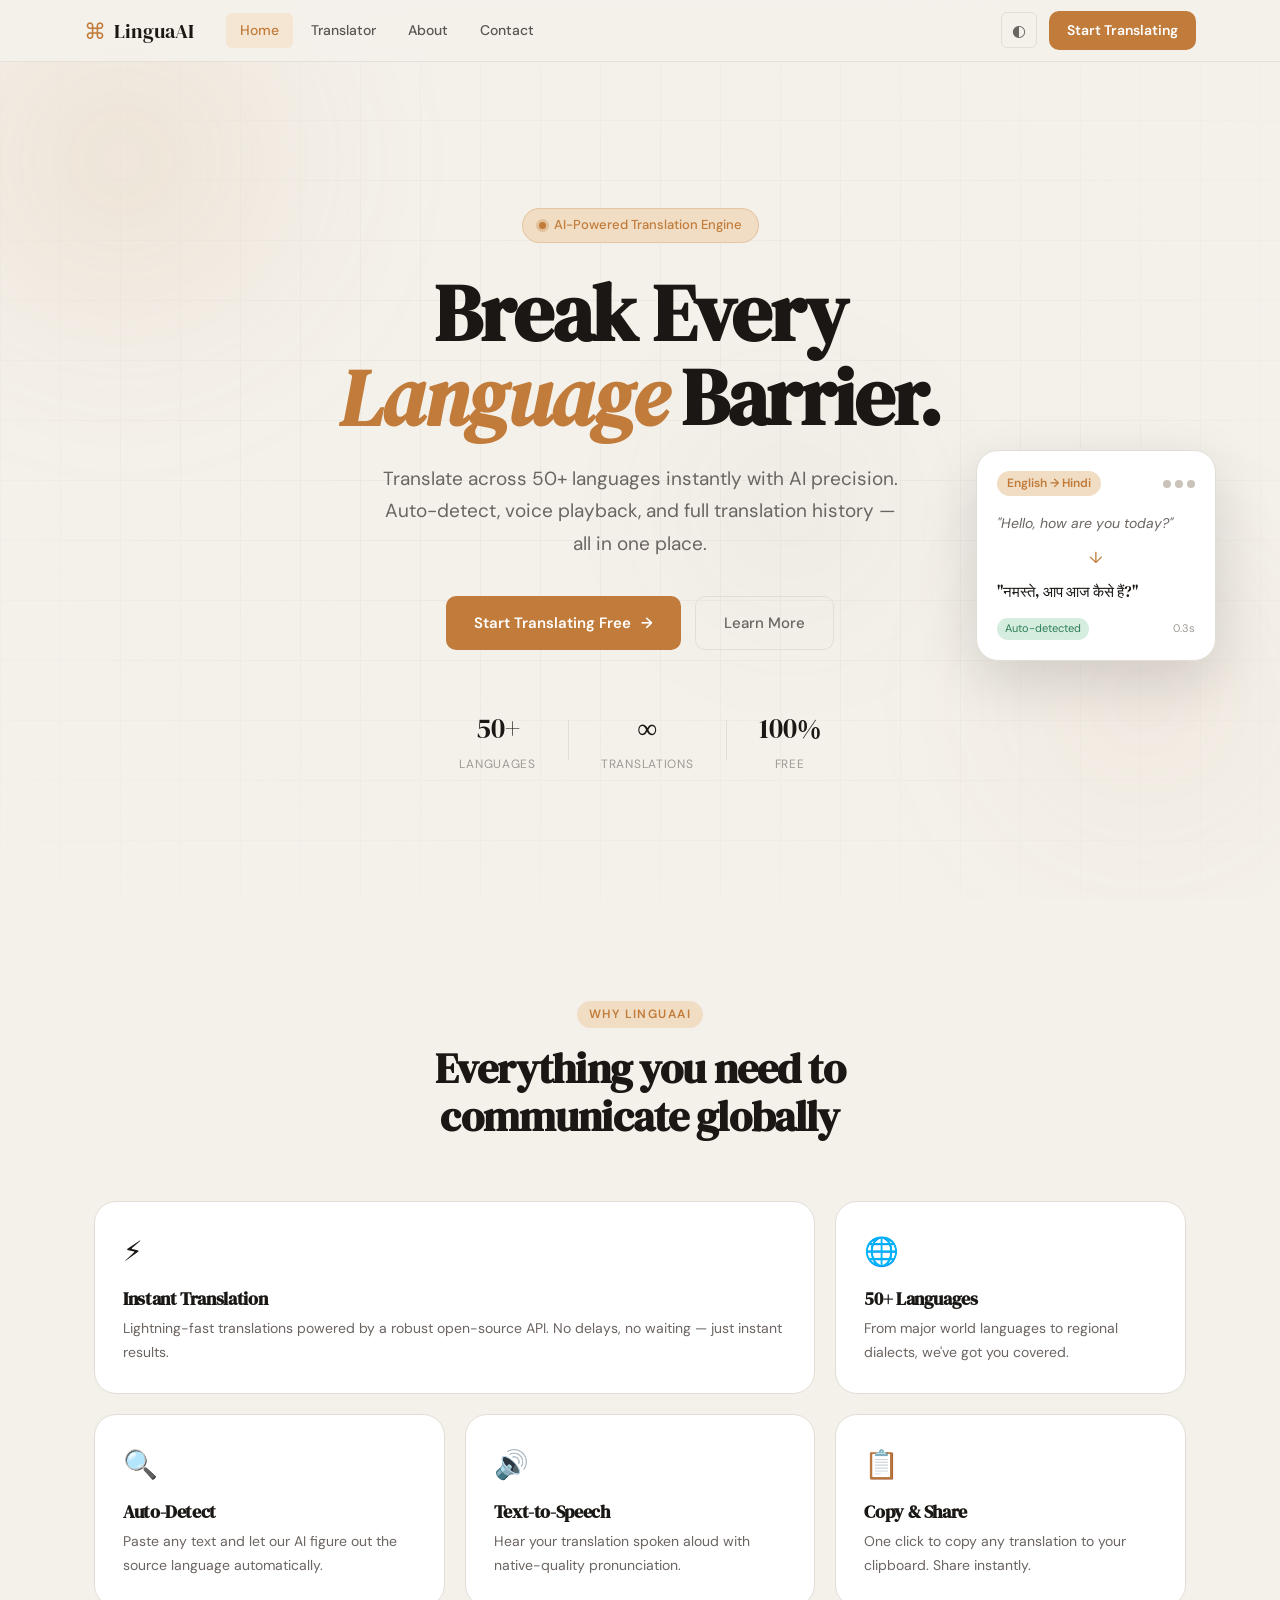
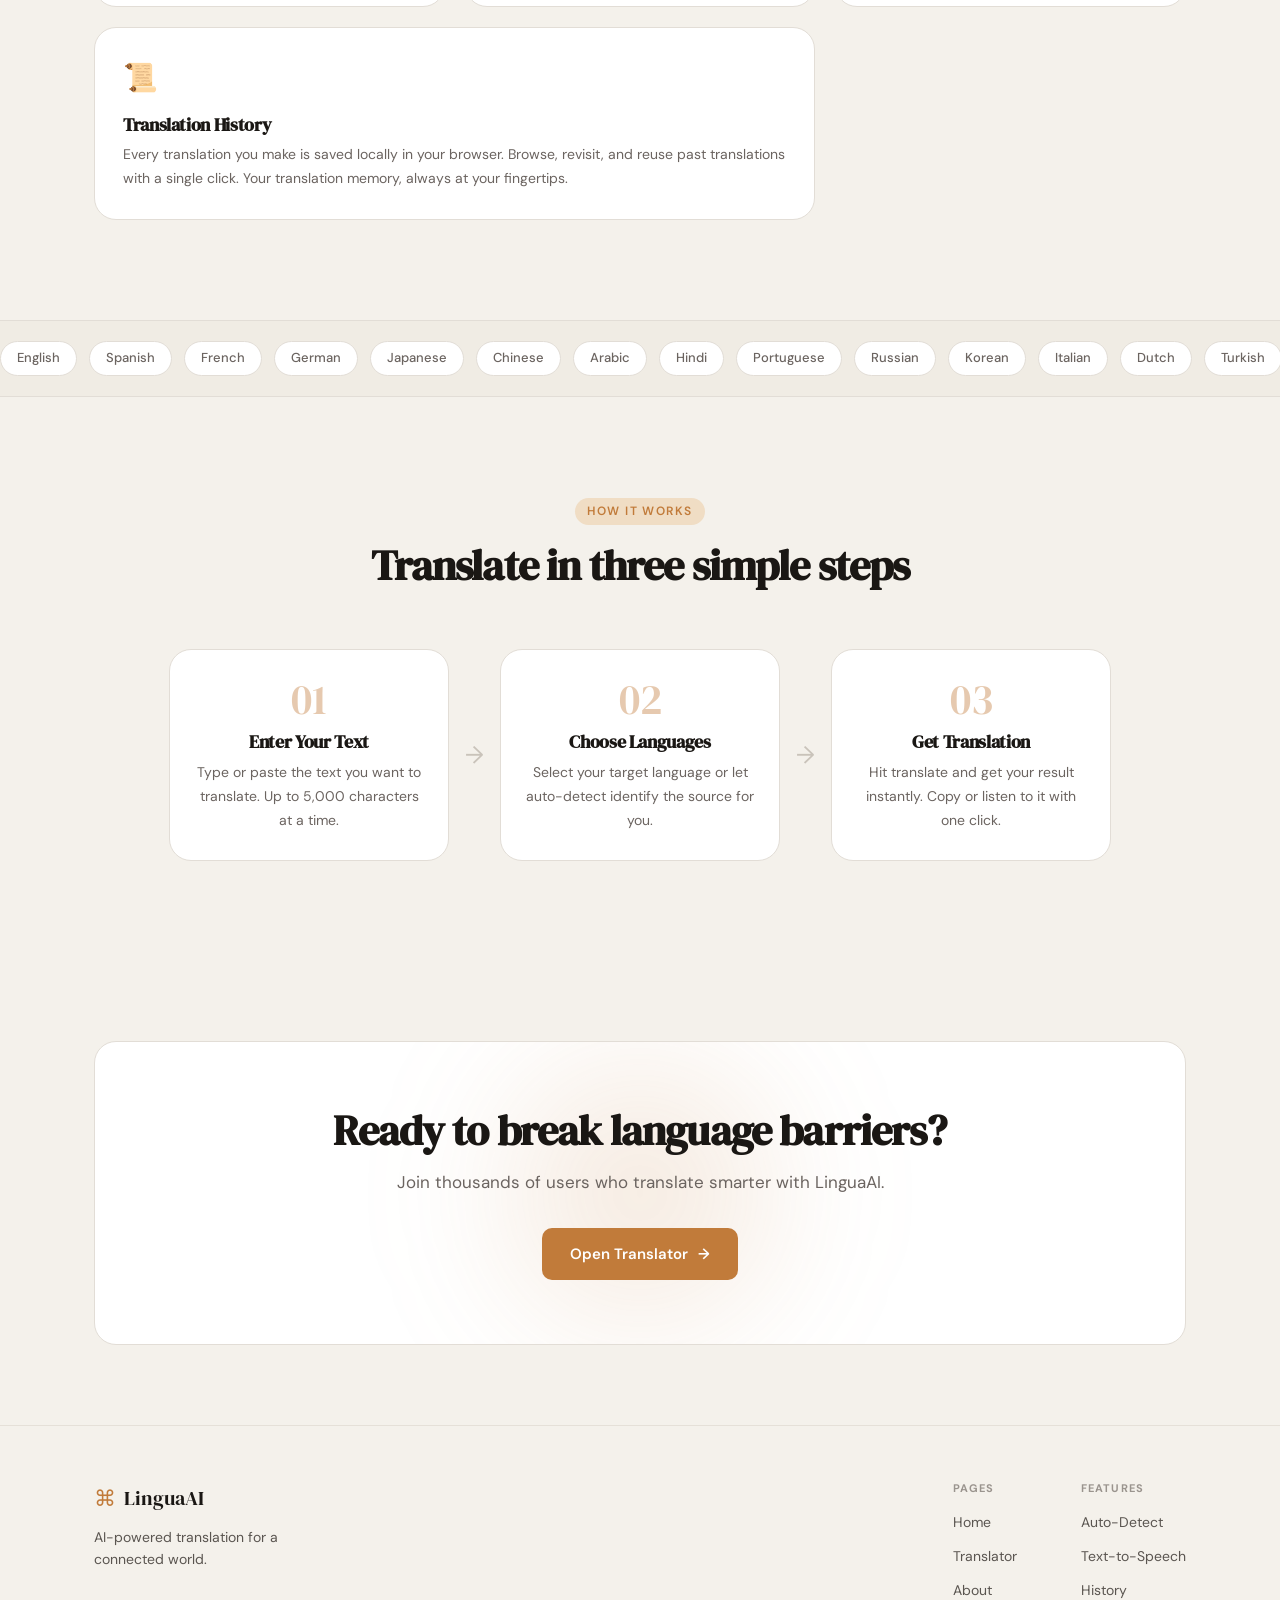
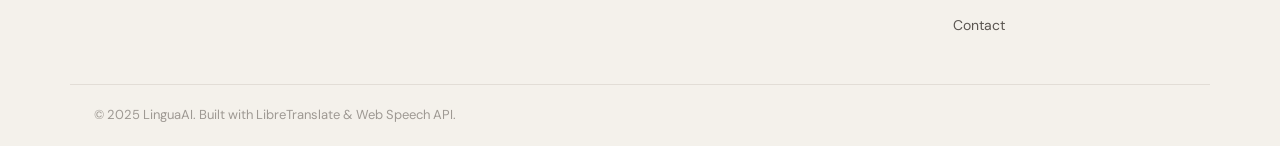
<file: index.html>
<!DOCTYPE html>
<html lang="en">
<head>
    <meta charset="UTF-8" />
    <meta name="viewport" content="width=device-width, initial-scale=1.0" />
    <title>LinguaAI — AI-Powered Language Translator</title>
    <link rel="preconnect" href="https://fonts.googleapis.com" />
    <link rel="preconnect" href="https://fonts.gstatic.com" crossorigin />
    <link href="https://fonts.googleapis.com/css2?family=DM+Serif+Display:ital@0;1&family=DM+Sans:opsz,wght@9..40,300;400;500;600&display=swap" rel="stylesheet" />
    <link rel="stylesheet" href="css/style.css" />
</head>
<body>

    <!-- ==================== NAVBAR ==================== -->
    <nav class="navbar" id="navbar">
        <div class="nav-container">
            <a href="index.html" class="nav-logo">
                <span class="logo-icon">⌘</span>
                LinguaAI
            </a>
            <ul class="nav-links" id="navLinks">
                <li><a href="index.html" class="active">Home</a></li>
                <li><a href="translator.html">Translator</a></li>
                <li><a href="about.html">About</a></li>
                <li><a href="contact.html">Contact</a></li>
            </ul>
            <div class="nav-actions">
                <button class="theme-toggle" id="themeToggle" aria-label="Toggle theme">
                    <span class="theme-icon">◐</span>
                </button>
                <a href="translator.html" class="btn-primary">Start Translating</a>
            </div>
            <button class="hamburger" id="hamburger" aria-label="Menu">
                <span></span><span></span><span></span>
            </button>
        </div>
    </nav>

    <!-- ==================== HERO ==================== -->
    <section class="hero">
        <div class="hero-bg">
            <div class="orb orb-1"></div>
            <div class="orb orb-2"></div>
            <div class="orb orb-3"></div>
            <div class="grid-lines"></div>
        </div>
        <div class="hero-container">
            <div class="hero-badge">
                <span class="badge-dot"></span>
                AI-Powered Translation Engine
            </div>
            <h1 class="hero-title">
                Break Every
                <em>Language</em>
                Barrier.
            </h1>
            <p class="hero-subtitle">
                Translate across 50+ languages instantly with AI precision.
                Auto-detect, voice playback, and full translation history — all in one place.
            </p>
            <div class="hero-actions">
                <a href="translator.html" class="btn-hero-primary">
                    Start Translating Free
                    <span class="btn-arrow">→</span>
                </a>
                <a href="about.html" class="btn-hero-secondary">Learn More</a>
            </div>
            <div class="hero-stats">
                <div class="stat">
                    <span class="stat-number">50+</span>
                    <span class="stat-label">Languages</span>
                </div>
                <div class="stat-divider"></div>
                <div class="stat">
                    <span class="stat-number">∞</span>
                    <span class="stat-label">Translations</span>
                </div>
                <div class="stat-divider"></div>
                <div class="stat">
                    <span class="stat-number">100%</span>
                    <span class="stat-label">Free</span>
                </div>
            </div>
        </div>
        <!-- Floating preview card -->
        <div class="hero-preview">
            <div class="preview-card">
                <div class="preview-header">
                    <div class="preview-lang">English → Hindi</div>
                    <div class="preview-dots">
                        <span></span><span></span><span></span>
                    </div>
                </div>
                <div class="preview-body">
                    <div class="preview-source">"Hello, how are you today?"</div>
                    <div class="preview-arrow">↓</div>
                    <div class="preview-target">"नमस्ते, आप आज कैसे हैं?"</div>
                </div>
                <div class="preview-footer">
                    <span class="preview-badge">Auto-detected</span>
                    <span class="preview-time">0.3s</span>
                </div>
            </div>
        </div>
    </section>

    <!-- ==================== FEATURES ==================== -->
    <section class="features" id="features">
        <div class="section-container">
            <div class="section-header">
                <span class="section-tag">Why LinguaAI</span>
                <h2 class="section-title">Everything you need to<br/>communicate globally</h2>
            </div>
            <div class="features-grid">
                <div class="feature-card feature-card--large">
                    <div class="feature-icon">⚡</div>
                    <h3>Instant Translation</h3>
                    <p>Lightning-fast translations powered by a robust open-source API. No delays, no waiting — just instant results.</p>
                </div>
                <div class="feature-card">
                    <div class="feature-icon">🌐</div>
                    <h3>50+ Languages</h3>
                    <p>From major world languages to regional dialects, we've got you covered.</p>
                </div>
                <div class="feature-card">
                    <div class="feature-icon">🔍</div>
                    <h3>Auto-Detect</h3>
                    <p>Paste any text and let our AI figure out the source language automatically.</p>
                </div>
                <div class="feature-card">
                    <div class="feature-icon">🔊</div>
                    <h3>Text-to-Speech</h3>
                    <p>Hear your translation spoken aloud with native-quality pronunciation.</p>
                </div>
                <div class="feature-card">
                    <div class="feature-icon">📋</div>
                    <h3>Copy & Share</h3>
                    <p>One click to copy any translation to your clipboard. Share instantly.</p>
                </div>
                <div class="feature-card feature-card--large">
                    <div class="feature-icon">📜</div>
                    <h3>Translation History</h3>
                    <p>Every translation you make is saved locally in your browser. Browse, revisit, and reuse past translations with a single click. Your translation memory, always at your fingertips.</p>
                </div>
            </div>
        </div>
    </section>

    <!-- ==================== LANGUAGES STRIP ==================== -->
    <section class="lang-strip">
        <div class="strip-track">
            <span>English</span><span>Spanish</span><span>French</span><span>German</span>
            <span>Japanese</span><span>Chinese</span><span>Arabic</span><span>Hindi</span>
            <span>Portuguese</span><span>Russian</span><span>Korean</span><span>Italian</span>
            <span>Dutch</span><span>Turkish</span><span>Polish</span><span>Swedish</span>
            <span>English</span><span>Spanish</span><span>French</span><span>German</span>
            <span>Japanese</span><span>Chinese</span><span>Arabic</span><span>Hindi</span>
            <span>Portuguese</span><span>Russian</span><span>Korean</span><span>Italian</span>
        </div>
    </section>

    <!-- ==================== HOW IT WORKS ==================== -->
    <section class="how-it-works">
        <div class="section-container">
            <div class="section-header">
                <span class="section-tag">How It Works</span>
                <h2 class="section-title">Translate in three simple steps</h2>
            </div>
            <div class="steps-grid">
                <div class="step-card">
                    <div class="step-number">01</div>
                    <h3>Enter Your Text</h3>
                    <p>Type or paste the text you want to translate. Up to 5,000 characters at a time.</p>
                </div>
                <div class="step-connector">→</div>
                <div class="step-card">
                    <div class="step-number">02</div>
                    <h3>Choose Languages</h3>
                    <p>Select your target language or let auto-detect identify the source for you.</p>
                </div>
                <div class="step-connector">→</div>
                <div class="step-card">
                    <div class="step-number">03</div>
                    <h3>Get Translation</h3>
                    <p>Hit translate and get your result instantly. Copy or listen to it with one click.</p>
                </div>
            </div>
        </div>
    </section>

    <!-- ==================== CTA ==================== -->
    <section class="cta-section">
        <div class="section-container">
            <div class="cta-card">
                <div class="cta-orb"></div>
                <h2>Ready to break language barriers?</h2>
                <p>Join thousands of users who translate smarter with LinguaAI.</p>
                <a href="translator.html" class="btn-hero-primary">
                    Open Translator
                    <span class="btn-arrow">→</span>
                </a>
            </div>
        </div>
    </section>

    <!-- ==================== FOOTER ==================== -->
    <footer class="footer">
        <div class="footer-container">
            <div class="footer-brand">
                <a href="index.html" class="nav-logo">
                    <span class="logo-icon">⌘</span>LinguaAI
                </a>
                <p>AI-powered translation for a connected world.</p>
            </div>
            <div class="footer-links">
                <div class="footer-col">
                    <h4>Pages</h4>
                    <a href="index.html">Home</a>
                    <a href="translator.html">Translator</a>
                    <a href="about.html">About</a>
                    <a href="contact.html">Contact</a>
                </div>
                <div class="footer-col">
                    <h4>Features</h4>
                    <a href="translator.html">Auto-Detect</a>
                    <a href="translator.html">Text-to-Speech</a>
                    <a href="translator.html">History</a>
                </div>
            </div>
        </div>
        <div class="footer-bottom">
            <p>© 2025 LinguaAI. Built with LibreTranslate & Web Speech API.</p>
        </div>
    </footer>

    <script src="js/main.js"></script>
</body>
</html>
</file>
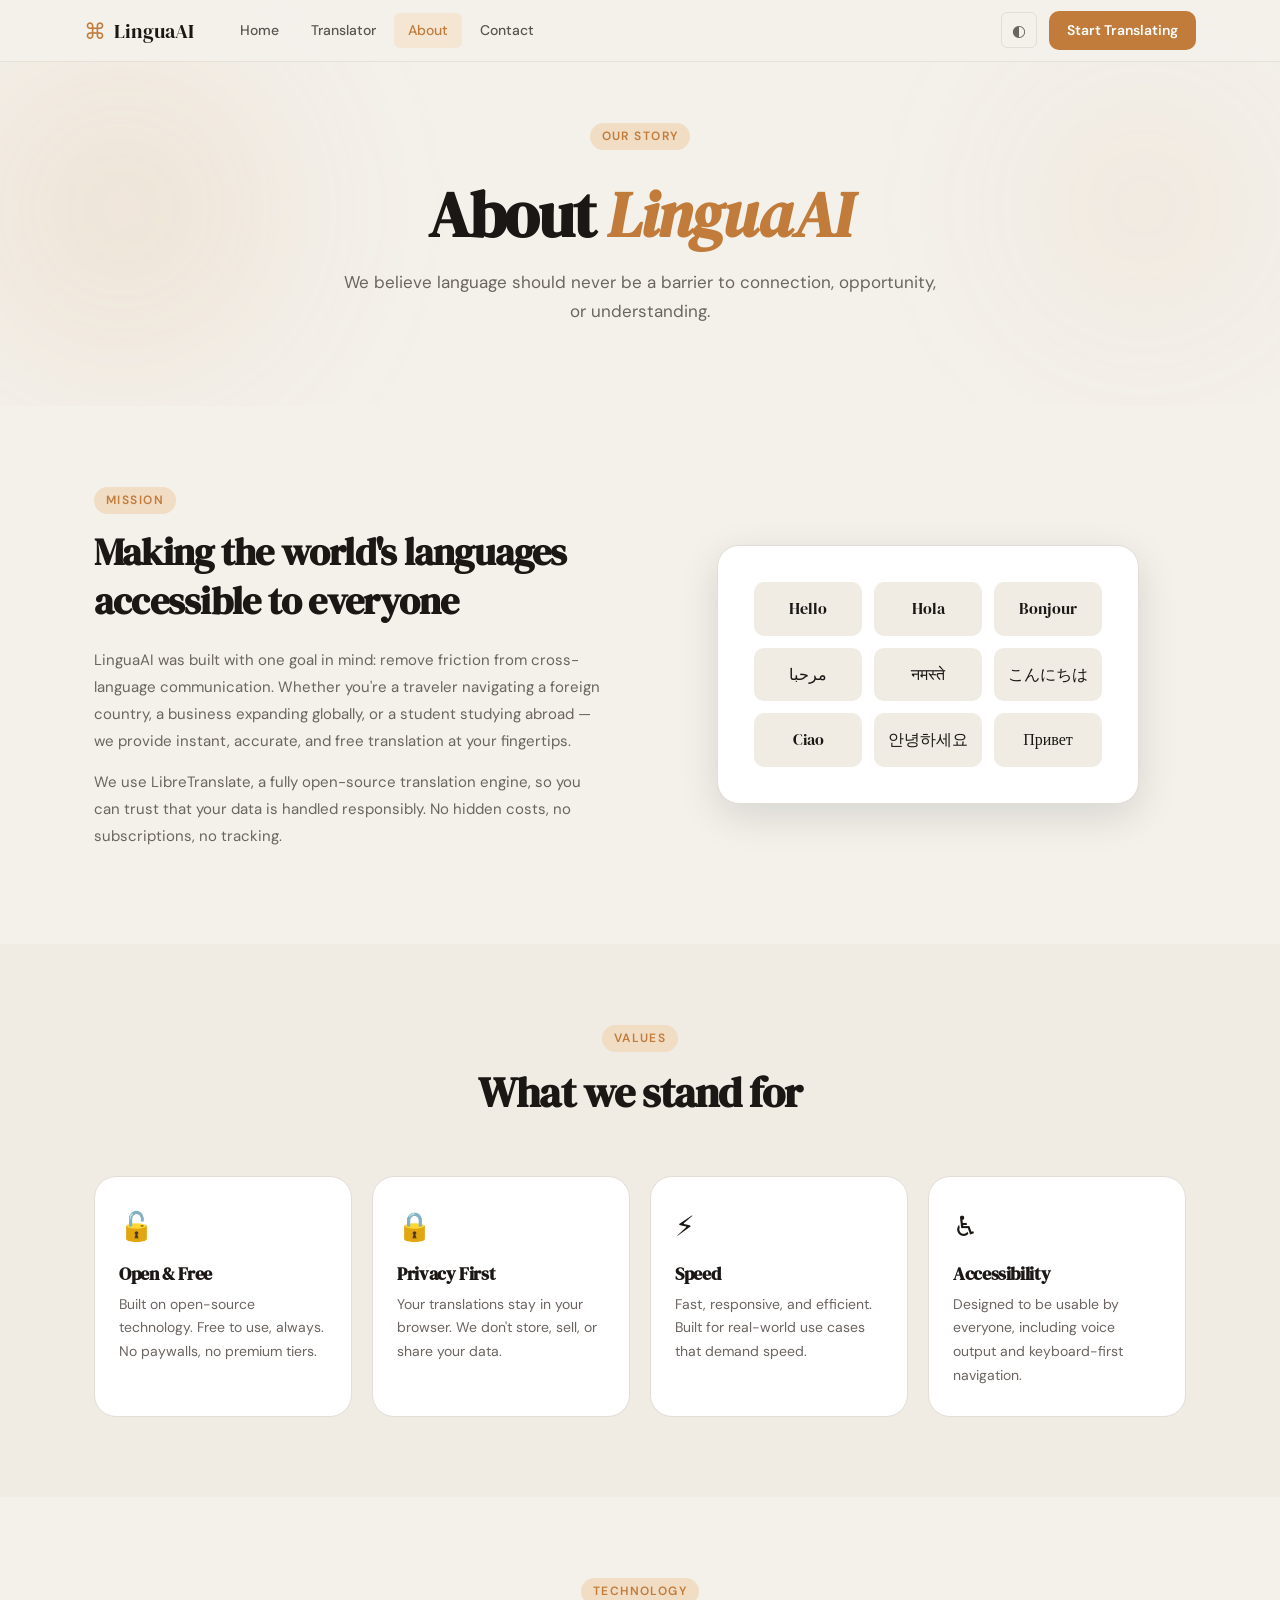
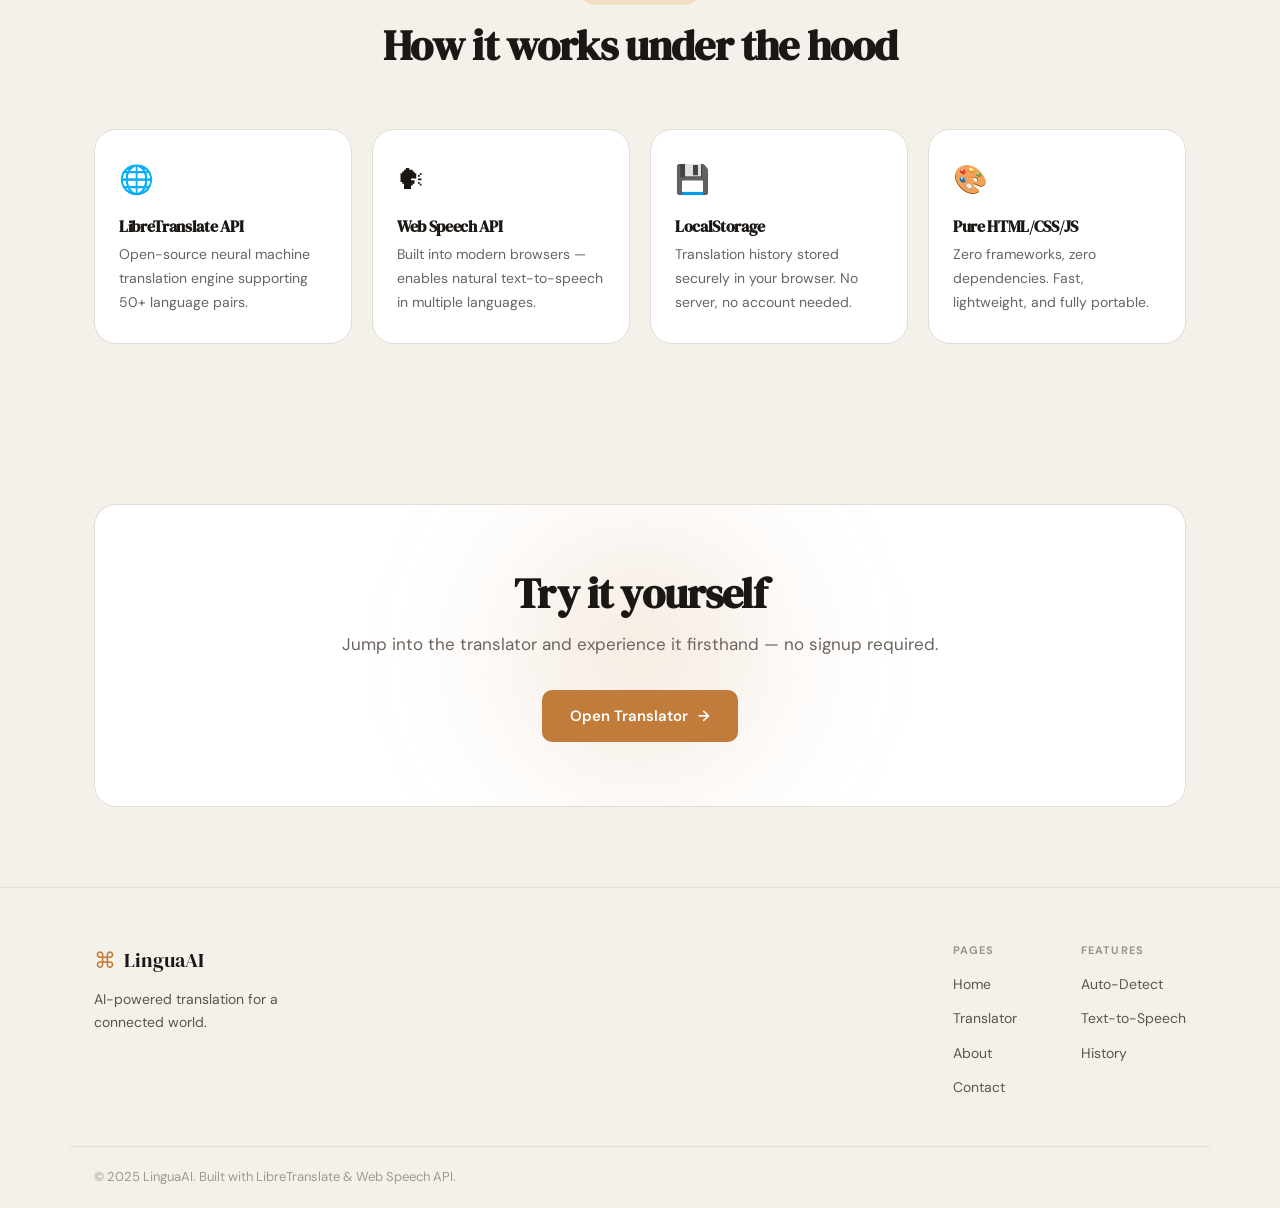
<file: about.html>
<!DOCTYPE html>
<html lang="en">
<head>
    <meta charset="UTF-8" />
    <meta name="viewport" content="width=device-width, initial-scale=1.0" />
    <title>About — LinguaAI</title>
    <link rel="preconnect" href="https://fonts.googleapis.com" />
    <link rel="preconnect" href="https://fonts.gstatic.com" crossorigin />
    <link href="https://fonts.googleapis.com/css2?family=DM+Serif+Display:ital@0;1&family=DM+Sans:opsz,wght@9..40,300;400;500;600&display=swap" rel="stylesheet" />
    <link rel="stylesheet" href="css/style.css" />
</head>
<body>

    <nav class="navbar" id="navbar">
        <div class="nav-container">
            <a href="index.html" class="nav-logo"><span class="logo-icon">⌘</span>LinguaAI</a>
            <ul class="nav-links" id="navLinks">
                <li><a href="index.html">Home</a></li>
                <li><a href="translator.html">Translator</a></li>
                <li><a href="about.html" class="active">About</a></li>
                <li><a href="contact.html">Contact</a></li>
            </ul>
            <div class="nav-actions">
                <button class="theme-toggle" id="themeToggle" aria-label="Toggle theme">
                    <span class="theme-icon">◐</span>
                </button>
                <a href="translator.html" class="btn-primary">Start Translating</a>
            </div>
            <button class="hamburger" id="hamburger" aria-label="Menu">
                <span></span><span></span><span></span>
            </button>
        </div>
    </nav>

    <main>
        <!-- Hero -->
        <section class="page-hero">
            <div class="page-hero-bg">
                <div class="orb orb-1"></div>
                <div class="orb orb-2"></div>
            </div>
            <div class="page-hero-content">
                <span class="section-tag">Our Story</span>
                <h1>About <em>LinguaAI</em></h1>
                <p>We believe language should never be a barrier to connection, opportunity, or understanding.</p>
            </div>
        </section>

        <!-- Mission -->
        <section class="about-mission">
            <div class="section-container">
                <div class="mission-grid">
                    <div class="mission-text">
                        <span class="section-tag">Mission</span>
                        <h2>Making the world's languages accessible to everyone</h2>
                        <p>LinguaAI was built with one goal in mind: remove friction from cross-language communication. Whether you're a traveler navigating a foreign country, a business expanding globally, or a student studying abroad — we provide instant, accurate, and free translation at your fingertips.</p>
                        <p>We use LibreTranslate, a fully open-source translation engine, so you can trust that your data is handled responsibly. No hidden costs, no subscriptions, no tracking.</p>
                    </div>
                    <div class="mission-visual">
                        <div class="mission-card">
                            <div class="mission-lang-grid">
                                <span>Hello</span><span>Hola</span><span>Bonjour</span>
                                <span>مرحبا</span><span>नमस्ते</span><span>こんにちは</span>
                                <span>Ciao</span><span>안녕하세요</span><span>Привет</span>
                            </div>
                        </div>
                    </div>
                </div>
            </div>
        </section>

        <!-- Values -->
        <section class="about-values">
            <div class="section-container">
                <div class="section-header">
                    <span class="section-tag">Values</span>
                    <h2 class="section-title">What we stand for</h2>
                </div>
                <div class="values-grid">
                    <div class="value-card">
                        <div class="value-icon">🔓</div>
                        <h3>Open & Free</h3>
                        <p>Built on open-source technology. Free to use, always. No paywalls, no premium tiers.</p>
                    </div>
                    <div class="value-card">
                        <div class="value-icon">🔒</div>
                        <h3>Privacy First</h3>
                        <p>Your translations stay in your browser. We don't store, sell, or share your data.</p>
                    </div>
                    <div class="value-card">
                        <div class="value-icon">⚡</div>
                        <h3>Speed</h3>
                        <p>Fast, responsive, and efficient. Built for real-world use cases that demand speed.</p>
                    </div>
                    <div class="value-card">
                        <div class="value-icon">♿</div>
                        <h3>Accessibility</h3>
                        <p>Designed to be usable by everyone, including voice output and keyboard-first navigation.</p>
                    </div>
                </div>
            </div>
        </section>

        <!-- Tech stack -->
        <section class="about-tech">
            <div class="section-container">
                <div class="section-header">
                    <span class="section-tag">Technology</span>
                    <h2 class="section-title">How it works under the hood</h2>
                </div>
                <div class="tech-grid">
                    <div class="tech-item">
                        <div class="tech-icon">🌐</div>
                        <h4>LibreTranslate API</h4>
                        <p>Open-source neural machine translation engine supporting 50+ language pairs.</p>
                    </div>
                    <div class="tech-item">
                        <div class="tech-icon">🗣</div>
                        <h4>Web Speech API</h4>
                        <p>Built into modern browsers — enables natural text-to-speech in multiple languages.</p>
                    </div>
                    <div class="tech-item">
                        <div class="tech-icon">💾</div>
                        <h4>LocalStorage</h4>
                        <p>Translation history stored securely in your browser. No server, no account needed.</p>
                    </div>
                    <div class="tech-item">
                        <div class="tech-icon">🎨</div>
                        <h4>Pure HTML/CSS/JS</h4>
                        <p>Zero frameworks, zero dependencies. Fast, lightweight, and fully portable.</p>
                    </div>
                </div>
            </div>
        </section>

        <!-- CTA -->
        <section class="cta-section">
            <div class="section-container">
                <div class="cta-card">
                    <div class="cta-orb"></div>
                    <h2>Try it yourself</h2>
                    <p>Jump into the translator and experience it firsthand — no signup required.</p>
                    <a href="translator.html" class="btn-hero-primary">Open Translator <span class="btn-arrow">→</span></a>
                </div>
            </div>
        </section>
    </main>

    <footer class="footer">
        <div class="footer-container">
            <div class="footer-brand">
                <a href="index.html" class="nav-logo"><span class="logo-icon">⌘</span>LinguaAI</a>
                <p>AI-powered translation for a connected world.</p>
            </div>
            <div class="footer-links">
                <div class="footer-col">
                    <h4>Pages</h4>
                    <a href="index.html">Home</a>
                    <a href="translator.html">Translator</a>
                    <a href="about.html">About</a>
                    <a href="contact.html">Contact</a>
                </div>
                <div class="footer-col">
                    <h4>Features</h4>
                    <a href="translator.html">Auto-Detect</a>
                    <a href="translator.html">Text-to-Speech</a>
                    <a href="translator.html">History</a>
                </div>
            </div>
        </div>
        <div class="footer-bottom">
            <p>© 2025 LinguaAI. Built with LibreTranslate & Web Speech API.</p>
        </div>
    </footer>

    <div class="toast-container" id="toastContainer"></div>
    <script src="js/main.js"></script>
</body>
</html>
</file>
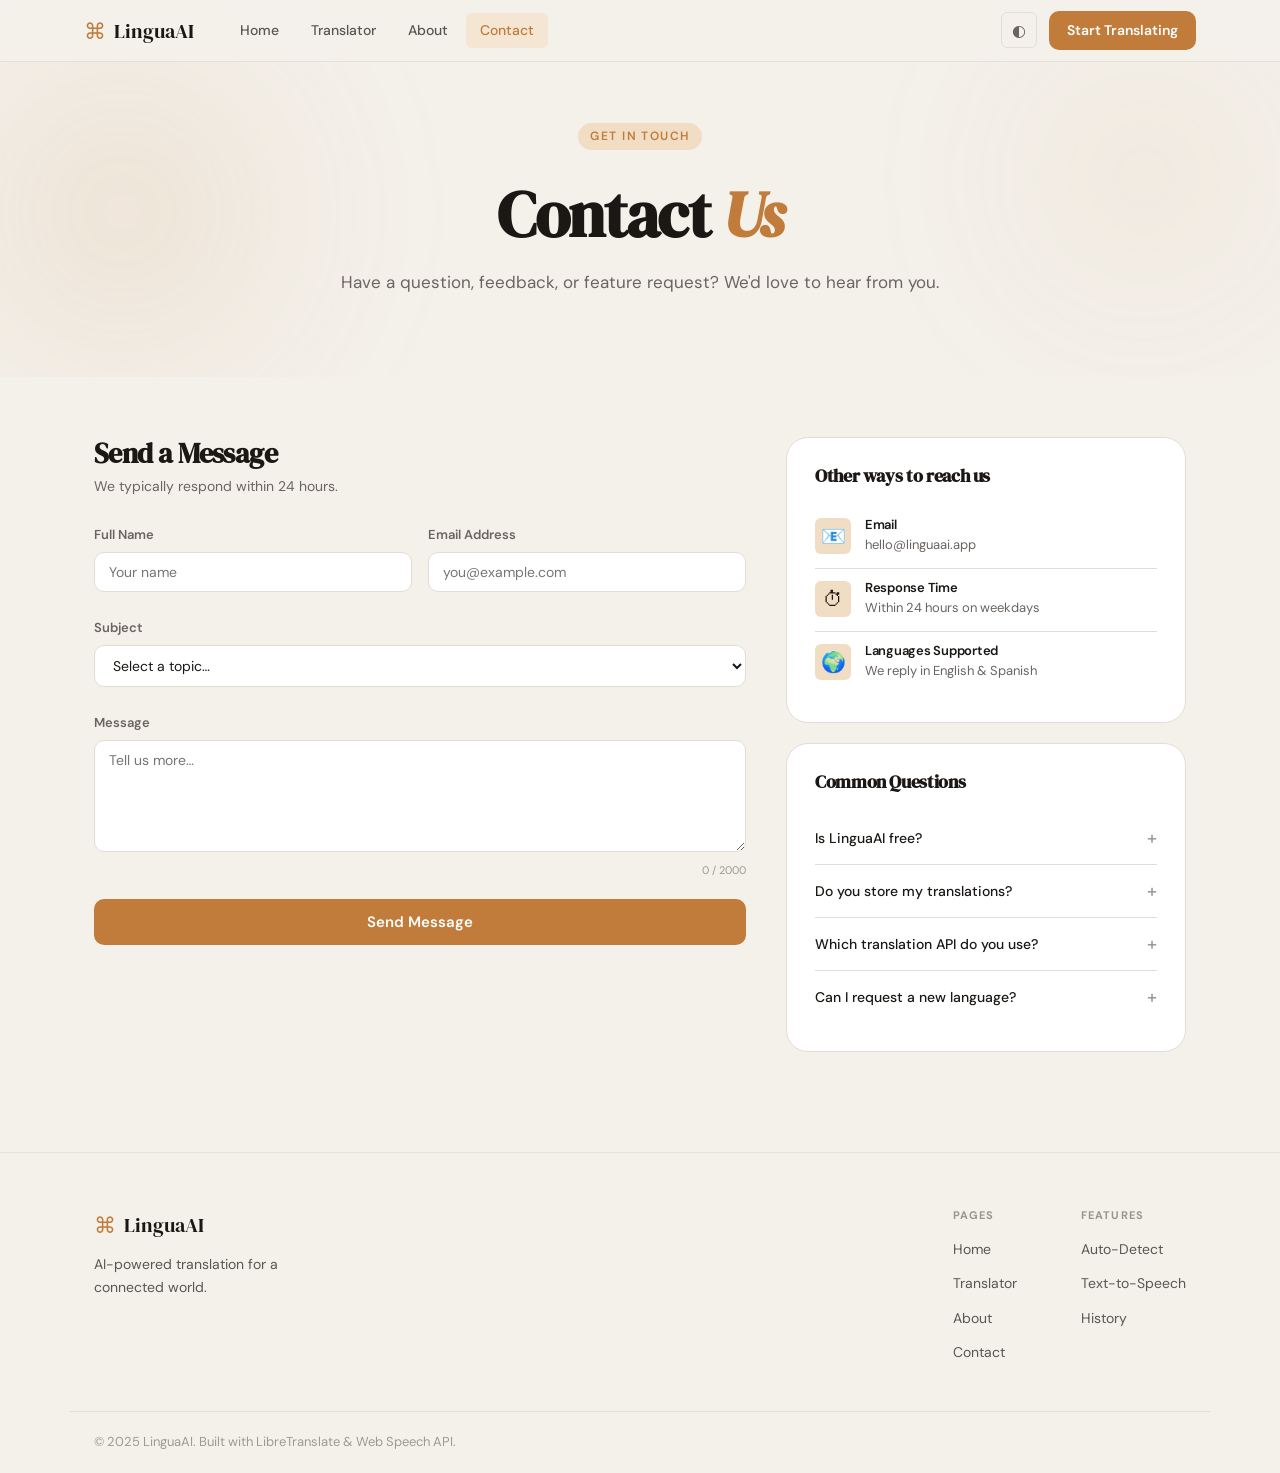
<file: contact.html>
<!DOCTYPE html>
<html lang="en">
<head>
    <meta charset="UTF-8" />
    <meta name="viewport" content="width=device-width, initial-scale=1.0" />
    <title>Contact — LinguaAI</title>
    <link rel="preconnect" href="https://fonts.googleapis.com" />
    <link rel="preconnect" href="https://fonts.gstatic.com" crossorigin />
    <link href="https://fonts.googleapis.com/css2?family=DM+Serif+Display:ital@0;1&family=DM+Sans:opsz,wght@9..40,300;400;500;600&display=swap" rel="stylesheet" />
    <link rel="stylesheet" href="css/style.css" />
</head>
<body>

    <nav class="navbar" id="navbar">
        <div class="nav-container">
            <a href="index.html" class="nav-logo"><span class="logo-icon">⌘</span>LinguaAI</a>
            <ul class="nav-links" id="navLinks">
                <li><a href="index.html">Home</a></li>
                <li><a href="translator.html">Translator</a></li>
                <li><a href="about.html">About</a></li>
                <li><a href="contact.html" class="active">Contact</a></li>
            </ul>
            <div class="nav-actions">
                <button class="theme-toggle" id="themeToggle" aria-label="Toggle theme">
                    <span class="theme-icon">◐</span>
                </button>
                <a href="translator.html" class="btn-primary">Start Translating</a>
            </div>
            <button class="hamburger" id="hamburger" aria-label="Menu">
                <span></span><span></span><span></span>
            </button>
        </div>
    </nav>

    <main>
        <!-- Hero -->
        <section class="page-hero">
            <div class="page-hero-bg">
                <div class="orb orb-1"></div>
                <div class="orb orb-2"></div>
            </div>
            <div class="page-hero-content">
                <span class="section-tag">Get in Touch</span>
                <h1>Contact <em>Us</em></h1>
                <p>Have a question, feedback, or feature request? We'd love to hear from you.</p>
            </div>
        </section>

        <!-- Contact Section -->
        <section class="contact-section">
            <div class="section-container">
                <div class="contact-grid">

                    <!-- Form -->
                    <div class="contact-form-wrap">
                        <h2>Send a Message</h2>
                        <p class="contact-sub">We typically respond within 24 hours.</p>
                        <form class="contact-form" id="contactForm" novalidate>
                            <div class="form-row">
                                <div class="form-group">
                                    <label for="contactName">Full Name</label>
                                    <input
                                        type="text"
                                        id="contactName"
                                        name="name"
                                        placeholder="Your name"
                                        required
                                        autocomplete="name"
                                    />
                                    <span class="field-error" id="nameError"></span>
                                </div>
                                <div class="form-group">
                                    <label for="contactEmail">Email Address</label>
                                    <input
                                        type="email"
                                        id="contactEmail"
                                        name="email"
                                        placeholder="you@example.com"
                                        required
                                        autocomplete="email"
                                    />
                                    <span class="field-error" id="emailError"></span>
                                </div>
                            </div>
                            <div class="form-group">
                                <label for="contactSubject">Subject</label>
                                <select id="contactSubject" name="subject" required>
                                    <option value="">Select a topic…</option>
                                    <option value="bug">Bug Report</option>
                                    <option value="feature">Feature Request</option>
                                    <option value="feedback">General Feedback</option>
                                    <option value="translation">Translation Issue</option>
                                    <option value="other">Other</option>
                                </select>
                                <span class="field-error" id="subjectError"></span>
                            </div>
                            <div class="form-group">
                                <label for="contactMessage">Message</label>
                                <textarea
                                    id="contactMessage"
                                    name="message"
                                    rows="5"
                                    placeholder="Tell us more…"
                                    required
                                    maxlength="2000"
                                ></textarea>
                                <div class="form-hint">
                                    <span class="field-error" id="messageError"></span>
                                    <span class="msg-count" id="msgCount">0 / 2000</span>
                                </div>
                            </div>
                            <button type="submit" class="btn-form-submit" id="submitBtn">
                                <span id="submitText">Send Message</span>
                                <div class="btn-spinner" id="submitSpinner" style="display:none"></div>
                            </button>
                        </form>

                        <!-- Success state -->
                        <div class="form-success" id="formSuccess" style="display:none">
                            <div class="success-icon">✓</div>
                            <h3>Message Sent!</h3>
                            <p>Thanks for reaching out. We'll get back to you within 24 hours.</p>
                            <button class="btn-secondary" id="sendAnotherBtn">Send Another</button>
                        </div>
                    </div>

                    <!-- Info -->
                    <div class="contact-info-wrap">
                        <div class="contact-info-card">
                            <h3>Other ways to reach us</h3>
                            <div class="info-item">
                                <div class="info-icon">📧</div>
                                <div>
                                    <h4>Email</h4>
                                    <p>hello@linguaai.app</p>
                                </div>
                            </div>
                            <div class="info-item">
                                <div class="info-icon">⏱</div>
                                <div>
                                    <h4>Response Time</h4>
                                    <p>Within 24 hours on weekdays</p>
                                </div>
                            </div>
                            <div class="info-item">
                                <div class="info-icon">🌍</div>
                                <div>
                                    <h4>Languages Supported</h4>
                                    <p>We reply in English & Spanish</p>
                                </div>
                            </div>
                        </div>

                        <div class="contact-faq-card">
                            <h3>Common Questions</h3>
                            <div class="faq-item">
                                <button class="faq-q" aria-expanded="false">Is LinguaAI free?</button>
                                <div class="faq-a">Yes! LinguaAI is completely free. No hidden costs, no subscriptions.</div>
                            </div>
                            <div class="faq-item">
                                <button class="faq-q" aria-expanded="false">Do you store my translations?</button>
                                <div class="faq-a">No. All translation history is stored only in your browser's localStorage. We never collect your data.</div>
                            </div>
                            <div class="faq-item">
                                <button class="faq-q" aria-expanded="false">Which translation API do you use?</button>
                                <div class="faq-a">We use LibreTranslate — a fully open-source neural machine translation engine.</div>
                            </div>
                            <div class="faq-item">
                                <button class="faq-q" aria-expanded="false">Can I request a new language?</button>
                                <div class="faq-a">Yes! Use the contact form above to submit a language request and we'll do our best to add it.</div>
                            </div>
                        </div>
                    </div>

                </div>
            </div>
        </section>
    </main>

    <footer class="footer">
        <div class="footer-container">
            <div class="footer-brand">
                <a href="index.html" class="nav-logo"><span class="logo-icon">⌘</span>LinguaAI</a>
                <p>AI-powered translation for a connected world.</p>
            </div>
            <div class="footer-links">
                <div class="footer-col">
                    <h4>Pages</h4>
                    <a href="index.html">Home</a>
                    <a href="translator.html">Translator</a>
                    <a href="about.html">About</a>
                    <a href="contact.html">Contact</a>
                </div>
                <div class="footer-col">
                    <h4>Features</h4>
                    <a href="translator.html">Auto-Detect</a>
                    <a href="translator.html">Text-to-Speech</a>
                    <a href="translator.html">History</a>
                </div>
            </div>
        </div>
        <div class="footer-bottom">
            <p>© 2025 LinguaAI. Built with LibreTranslate & Web Speech API.</p>
        </div>
    </footer>

    <div class="toast-container" id="toastContainer"></div>
    <script src="js/main.js"></script>
    <script src="js/contact.js"></script>
</body>
</html>
</file>
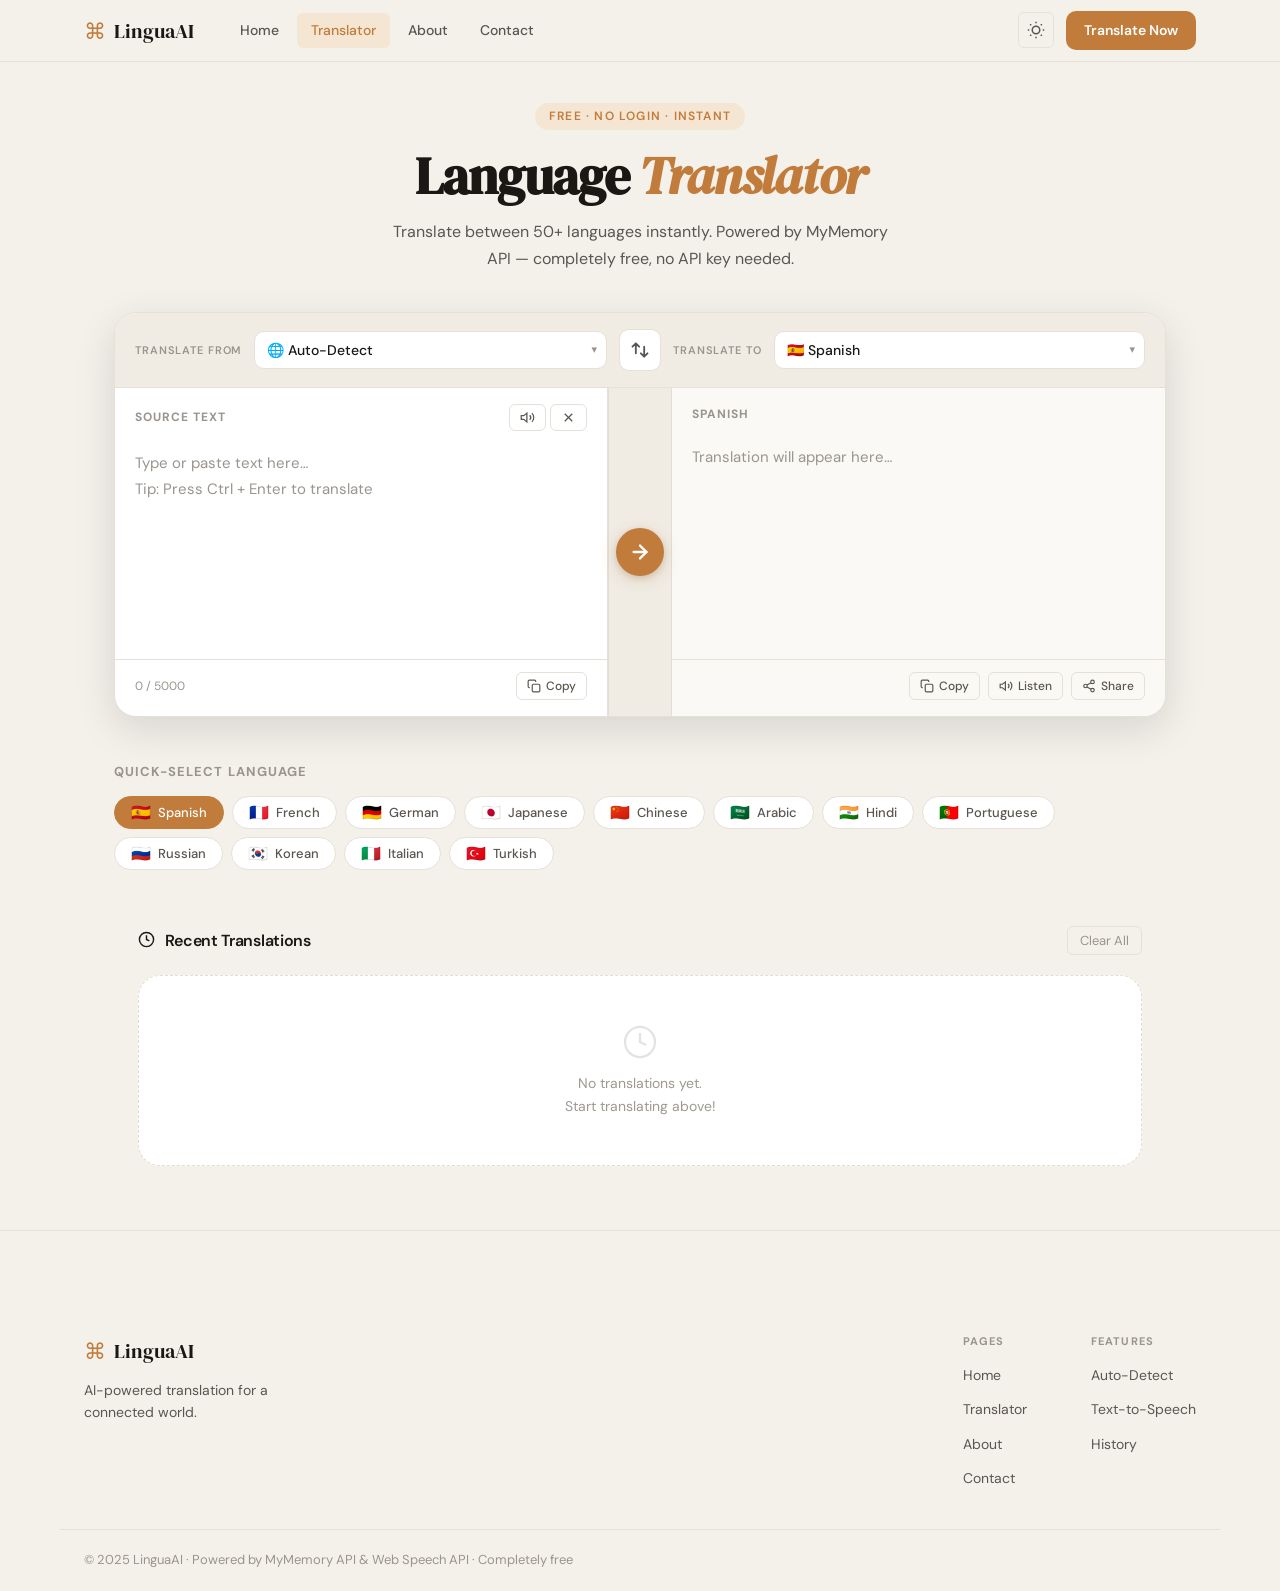
<file: translator.html>
<!DOCTYPE html>
<html lang="en" data-theme="light">
<head>
    <meta charset="UTF-8" />
    <meta name="viewport" content="width=device-width, initial-scale=1.0" />
    <title>Translator — LinguaAI</title>
    <link rel="preconnect" href="https://fonts.googleapis.com" />
    <link rel="preconnect" href="https://fonts.gstatic.com" crossorigin />
    <link href="https://fonts.googleapis.com/css2?family=DM+Serif+Display:ital@0;1&family=DM+Sans:opsz,wght@9..40,300;400;500;600&display=swap" rel="stylesheet" />
    <link rel="stylesheet" href="css/style.css" />
</head>
<body>

    <!-- ===================== NAVBAR ===================== -->
    <nav class="navbar" id="navbar">
        <div class="nav-container">
            <a href="index.html" class="nav-logo">
                <span class="logo-icon">⌘</span>
                LinguaAI
            </a>

            <ul class="nav-links" id="navLinks">
                <li><a href="index.html">Home</a></li>
                <li><a href="translator.html" class="active">Translator</a></li>
                <li><a href="about.html">About</a></li>
                <li><a href="contact.html">Contact</a></li>
            </ul>

            <div class="nav-actions">
                <button class="theme-btn" id="themeBtn" aria-label="Toggle dark mode" title="Toggle theme">
                    <svg id="iconSun" width="18" height="18" viewBox="0 0 24 24" fill="none" stroke="currentColor" stroke-width="2">
                        <circle cx="12" cy="12" r="5"/>
                        <line x1="12" y1="1" x2="12" y2="3"/>
                        <line x1="12" y1="21" x2="12" y2="23"/>
                        <line x1="4.22" y1="4.22" x2="5.64" y2="5.64"/>
                        <line x1="18.36" y1="18.36" x2="19.78" y2="19.78"/>
                        <line x1="1" y1="12" x2="3" y2="12"/>
                        <line x1="21" y1="12" x2="23" y2="12"/>
                        <line x1="4.22" y1="19.78" x2="5.64" y2="18.36"/>
                        <line x1="18.36" y1="5.64" x2="19.78" y2="4.22"/>
                    </svg>
                    <svg id="iconMoon" width="18" height="18" viewBox="0 0 24 24" fill="none" stroke="currentColor" stroke-width="2" style="display:none">
                        <path d="M21 12.79A9 9 0 1111.21 3 7 7 0 0021 12.79z"/>
                    </svg>
                    
                </button>
                <a href="translator.html" class="btn-cta">Translate Now</a>
            
                
            </div>

            <button class="hamburger" id="hamburger" aria-label="Open menu">
                <span></span>
                <span></span>
                <span></span>
            </button>
        </div>
    </nav>

    <!-- ===================== MAIN ===================== -->
    <main class="trans-page">

        <!-- Page header -->
        <div class="trans-page-header">
            <span class="page-tag">Free · No Login · Instant</span>
            <h1>Language <em>Translator</em></h1>
            <p>Translate between 50+ languages instantly. Powered by MyMemory API — completely free, no API key needed.</p>
        </div>

        <!-- =========== TRANSLATOR CARD =========== -->
        <div class="trans-card" id="transCard">

            <!-- Language selector row -->
            <div class="lang-row">

                <!-- Source language -->
                <div class="lang-group">
                    <label class="lang-label" for="srcLang">Translate from</label>
                    <div class="lang-select-wrap">
                        <select id="srcLang" aria-label="Source language">
                            <!-- Populated by JS -->
                        </select>
                        <span class="sel-chevron">▾</span>
                    </div>
                    <!-- Auto-detected badge -->
                    <span class="detected-badge" id="detectedBadge" aria-live="polite"></span>
                </div>

                <!-- Swap button -->
                <button class="swap-btn" id="swapBtn"
                        title="Swap languages"
                        aria-label="Swap source and target languages">
                    <svg width="20" height="20" viewBox="0 0 24 24" fill="none"
                         stroke="currentColor" stroke-width="2.2" stroke-linecap="round">
                        <path d="M7 16V4m0 0L3 8m4-4l4 4"/>
                        <path d="M17 8v12m0 0l4-4m-4 4l-4-4"/>
                    </svg>
                </button>

                <!-- Target language -->
                <div class="lang-group">
                    <label class="lang-label" for="tgtLang">Translate to</label>
                    <div class="lang-select-wrap">
                        <select id="tgtLang" aria-label="Target language">
                            <!-- Populated by JS -->
                        </select>
                        <span class="sel-chevron">▾</span>
                    </div>
                </div>

            </div><!-- /lang-row -->

            <!-- Translation panels -->
            <div class="panels">

                <!-- ---- Source panel ---- -->
                <div class="panel panel--source">
                    <div class="panel-head">
                        <span class="panel-lang-name" id="srcLangName">Source</span>
                        <div class="panel-head-actions">
                            <button class="ph-btn" id="srcSpeakBtn"
                                    title="Speak source text"
                                    aria-label="Speak source text">
                                <svg width="15" height="15" viewBox="0 0 24 24" fill="none"
                                     stroke="currentColor" stroke-width="2">
                                    <polygon points="11 5 6 9 2 9 2 15 6 15 11 19 11 5"/>
                                    <path d="M15.54 8.46a5 5 0 010 7.07"/>
                                    <path d="M19.07 4.93a10 10 0 010 14.14"/>
                                </svg>
                            </button>
                            <button class="ph-btn" id="srcClearBtn"
                                    title="Clear text"
                                    aria-label="Clear source text">
                                <svg width="15" height="15" viewBox="0 0 24 24" fill="none"
                                     stroke="currentColor" stroke-width="2">
                                    <line x1="18" y1="6" x2="6" y2="18"/>
                                    <line x1="6" y1="6" x2="18" y2="18"/>
                                </svg>
                            </button>
                        </div>
                    </div>

                    <textarea
                        id="srcText"
                        class="panel-textarea"
                        placeholder="Type or paste text here…&#10;Tip: Press Ctrl + Enter to translate"
                        maxlength="5000"
                        spellcheck="true"
                        aria-label="Text to translate"
                    ></textarea>

                    <div class="panel-foot">
                        <span class="char-count" id="charCount">0 / 5000</span>
                        <button class="ph-btn ph-btn--copy" id="srcCopyBtn"
                                title="Copy source text"
                                aria-label="Copy source text">
                            <svg width="14" height="14" viewBox="0 0 24 24" fill="none"
                                 stroke="currentColor" stroke-width="2">
                                <rect x="9" y="9" width="13" height="13" rx="2"/>
                                <path d="M5 15H4a2 2 0 01-2-2V4a2 2 0 012-2h9a2 2 0 012 2v1"/>
                            </svg>
                            Copy
                        </button>
                    </div>
                </div>

                <!-- ---- Middle divider with translate button ---- -->
                <div class="panel-divider">
                    <button class="fab-translate" id="translateBtn"
                            aria-label="Translate text"
                            title="Translate (Ctrl+Enter)">
                        <svg class="fab-arrow" id="fabArrow" width="22" height="22"
                             viewBox="0 0 24 24" fill="none"
                             stroke="currentColor" stroke-width="2.5" stroke-linecap="round">
                            <line x1="5" y1="12" x2="19" y2="12"/>
                            <polyline points="12 5 19 12 12 19"/>
                        </svg>
                        <svg class="fab-spin" id="fabSpin" width="22" height="22"
                             viewBox="0 0 24 24" fill="none" stroke="currentColor"
                             stroke-width="2.5" style="display:none">
                            <path d="M21 12a9 9 0 11-6.219-8.56"/>
                        </svg>
                    </button>
                </div>

                <!-- ---- Target / output panel ---- -->
                <div class="panel panel--target">
                    <div class="panel-head">
                        <span class="panel-lang-name" id="tgtLangName">Translation</span>
                        <span class="trans-speed" id="transSpeed"></span>
                    </div>

                    <div class="panel-output" id="outputBox" aria-live="polite" aria-label="Translation result">
                        <span class="output-hint" id="outputHint">
                            Translation will appear here…
                        </span>
                        <p class="output-result" id="outputResult"></p>
                    </div>

                    <div class="panel-foot">
                        <span class="word-count" id="wordCount"></span>
                        <div class="output-actions">
                            <button class="ph-btn ph-btn--copy" id="tgtCopyBtn"
                                    title="Copy translation"
                                    aria-label="Copy translation">
                                <svg width="14" height="14" viewBox="0 0 24 24" fill="none"
                                     stroke="currentColor" stroke-width="2">
                                    <rect x="9" y="9" width="13" height="13" rx="2"/>
                                    <path d="M5 15H4a2 2 0 01-2-2V4a2 2 0 012-2h9a2 2 0 012 2v1"/>
                                </svg>
                                Copy
                            </button>
                            <button class="ph-btn ph-btn--listen" id="ttsBtn"
                                    title="Listen to translation"
                                    aria-label="Listen to translation">
                                <svg class="tts-play-icon" width="14" height="14"
                                     viewBox="0 0 24 24" fill="none"
                                     stroke="currentColor" stroke-width="2">
                                    <polygon points="11 5 6 9 2 9 2 15 6 15 11 19 11 5"/>
                                    <path d="M15.54 8.46a5 5 0 010 7.07"/>
                                    <path d="M19.07 4.93a10 10 0 010 14.14"/>
                                </svg>
                                <svg class="tts-stop-icon" width="14" height="14"
                                     viewBox="0 0 24 24" fill="currentColor"
                                     style="display:none">
                                    <rect x="4" y="4" width="16" height="16" rx="3"/>
                                </svg>
                                <span class="tts-label">Listen</span>
                            </button>
                            <button class="ph-btn" id="shareBtn"
                                    title="Share translation"
                                    aria-label="Share translation">
                                <svg width="14" height="14" viewBox="0 0 24 24" fill="none"
                                     stroke="currentColor" stroke-width="2">
                                    <circle cx="18" cy="5" r="3"/>
                                    <circle cx="6" cy="12" r="3"/>
                                    <circle cx="18" cy="19" r="3"/>
                                    <line x1="8.59" y1="13.51" x2="15.42" y2="17.49"/>
                                    <line x1="15.41" y1="6.51" x2="8.59" y2="10.49"/>
                                </svg>
                                Share
                            </button>
                        </div>
                    </div>
                </div>

            </div><!-- /panels -->

            <!-- Error / status banner -->
            <div class="status-banner" id="statusBanner" role="alert" style="display:none">
                <span class="status-banner-icon" id="statusBannerIcon">⚠</span>
                <span class="status-banner-text" id="statusBannerText"></span>
                <button class="status-banner-close" id="statusBannerClose"
                        aria-label="Dismiss">✕</button>
            </div>

            <!-- Mobile full-width translate button -->
            <button class="btn-translate-mobile" id="btnTranslateMobile">
                <svg id="mobileBtnIcon" width="18" height="18" viewBox="0 0 24 24" fill="none"
                     stroke="currentColor" stroke-width="2.5" stroke-linecap="round">
                    <line x1="5" y1="12" x2="19" y2="12"/>
                    <polyline points="12 5 19 12 12 19"/>
                </svg>
                <svg id="mobileBtnSpinner" width="18" height="18" viewBox="0 0 24 24" fill="none"
                     stroke="currentColor" stroke-width="2.5" style="display:none"
                     class="spinning">
                    <path d="M21 12a9 9 0 11-6.219-8.56"/>
                </svg>
                <span id="mobileBtnText">Translate</span>
            </button>

        </div><!-- /trans-card -->

        <!-- =========== QUICK LANGUAGE PILLS =========== -->
        <section class="quick-section">
            <h2 class="quick-title">Quick-select language</h2>
            <div class="quick-pills" id="quickPills">
                <!-- Built by JS -->
            </div>
        </section>

        <!-- =========== HISTORY =========== -->
        <section class="history-section">
            <div class="history-top">
                <h2 class="history-title">
                    <svg width="17" height="17" viewBox="0 0 24 24" fill="none"
                         stroke="currentColor" stroke-width="2"
                         style="vertical-align:-2px;margin-right:6px">
                        <circle cx="12" cy="12" r="10"/>
                        <polyline points="12 6 12 12 16 14"/>
                    </svg>
                    Recent Translations
                </h2>
                <button class="btn-clear-history" id="btnClearHistory">Clear All</button>
            </div>
            <div class="history-grid" id="historyGrid">
                <div class="history-empty" id="historyEmpty">
                    <svg width="36" height="36" viewBox="0 0 24 24" fill="none"
                         stroke="currentColor" stroke-width="1.5" opacity="0.25">
                        <circle cx="12" cy="12" r="10"/>
                        <polyline points="12 6 12 12 16 14"/>
                    </svg>
                    <p>No translations yet.<br/>Start translating above!</p>
                </div>
            </div>
        </section>

    </main><!-- /trans-page -->

    <!-- ===================== FOOTER ===================== -->
    <footer class="footer">
        <div class="footer-inner">
            <div class="footer-brand">
                <a href="index.html" class="nav-logo">
                    <span class="logo-icon">⌘</span>LinguaAI
                </a>
                <p>AI-powered translation for a connected world.</p>
            </div>
            <div class="footer-cols">
                <div class="footer-col">
                    <h4>Pages</h4>
                    <a href="index.html">Home</a>
                    <a href="translator.html">Translator</a>
                    <a href="about.html">About</a>
                    <a href="contact.html">Contact</a>
                </div>
                <div class="footer-col">
                    <h4>Features</h4>
                    <a href="translator.html">Auto-Detect</a>
                    <a href="translator.html">Text-to-Speech</a>
                    <a href="translator.html">History</a>
                </div>
            </div>
        </div>
        <div class="footer-bar">
            <p>© 2025 LinguaAI · Powered by MyMemory API & Web Speech API · Completely free</p>
        </div>
    </footer>

    <!-- Toast container -->
    <div class="toast-stack" id="toastStack"></div>

    <script src="js/translator.js"></script>
    
</body>
</html>
</file>
<file: css/style.css>
/* ============================================================
   LinguaAI — Main Stylesheet
   Design: Refined dark/light editorial with warm accents
   Fonts: DM Serif Display + DM Sans
   ============================================================ */

/* ---- CSS VARIABLES ---- */
:root {
    /* Colors — Light Mode */
    --bg:             #f7f5f0;
    --bg-card:        #ffffff;
    --bg-glass:       rgba(255, 255, 255, 0.7);
    --bg-input:       #ffffff;
    --bg-subtle:      #f0ede6;
    --border:         #e2ddd6;
    --border-strong:  #c9c3ba;

    --text-primary:   #1a1714;
    --text-secondary: #6b6460;
    --text-tertiary:  #9e9993;
    --text-on-accent: #ffffff;

    --accent:         #c17b3a;
    --accent-light:   #f0ddc4;
    --accent-dark:    #9d5f24;

    --success:        #2d7a4e;
    --success-bg:     #d6f0e2;
    --error:          #c0392b;
    --error-bg:       #fde8e6;

    /* Nav height */
    --nav-h: 64px;

    /* Radius */
    --r-sm: 6px;
    --r-md: 10px;
    --r-lg: 16px;
    --r-xl: 24px;

    /* Shadows */
    --shadow-sm:  0 1px 3px rgba(0,0,0,.06), 0 1px 2px rgba(0,0,0,.04);
    --shadow-md:  0 4px 16px rgba(0,0,0,.08), 0 2px 6px rgba(0,0,0,.04);
    --shadow-lg:  0 12px 40px rgba(0,0,0,.12), 0 4px 12px rgba(0,0,0,.06);
    --shadow-xl:  0 24px 60px rgba(0,0,0,.16);

    /* Transitions */
    --t-fast:  0.15s ease;
    --t-base:  0.25s ease;
    --t-slow:  0.4s ease;
}

/* Dark mode */
[data-theme="dark"] {
    --bg:             #111009;
    --bg-card:        #1c1a16;
    --bg-glass:       rgba(28, 26, 22, 0.8);
    --bg-input:       #242118;
    --bg-subtle:      #242118;
    --border:         #2e2b24;
    --border-strong:  #3d3930;

    --text-primary:   #f0ece4;
    --text-secondary: #9b9589;
    --text-tertiary:  #5e5a53;
    --text-on-accent: #ffffff;

    --accent:         #d4903f;
    --accent-light:   #3a2a14;
    --accent-dark:    #e8a855;

    --success:        #3da86a;
    --success-bg:     #0e2b1a;
    --error:          #e05252;
    --error-bg:       #2b0f0f;

    --shadow-sm:  0 1px 3px rgba(0,0,0,.3);
    --shadow-md:  0 4px 16px rgba(0,0,0,.4);
    --shadow-lg:  0 12px 40px rgba(0,0,0,.5);
    --shadow-xl:  0 24px 60px rgba(0,0,0,.6);
}

/* ---- RESET & BASE ---- */
*, *::before, *::after {
    box-sizing: border-box;
    margin: 0;
    padding: 0;
}

html {
    scroll-behavior: smooth;
    -webkit-text-size-adjust: 100%;
}

body {
    background-color: var(--bg);
    color: var(--text-primary);
    font-family: 'DM Sans', sans-serif;
    font-size: 16px;
    line-height: 1.6;
    transition: background-color var(--t-base), color var(--t-base);
    overflow-x: hidden;
}

img { max-width: 100%; display: block; }
a { color: inherit; text-decoration: none; }
button { font-family: inherit; cursor: pointer; border: none; background: none; }
input, textarea, select {
    font-family: inherit;
    font-size: inherit;
    color: var(--text-primary);
    background: var(--bg-input);
    border: 1.5px solid var(--border);
    border-radius: var(--r-md);
    outline: none;
    width: 100%;
    transition: border-color var(--t-fast), box-shadow var(--t-fast);
}
input:focus, textarea:focus, select:focus {
    border-color: var(--accent);
    box-shadow: 0 0 0 3px var(--accent-light);
}
textarea { resize: vertical; }

/* ---- TYPOGRAPHY ---- */
h1, h2, h3, h4 {
    font-family: 'DM Serif Display', serif;
    line-height: 1.2;
    letter-spacing: -0.02em;
}
em { font-style: italic; color: var(--accent); }

/* ---- SCROLLBAR ---- */
::-webkit-scrollbar { width: 6px; height: 6px; }
::-webkit-scrollbar-track { background: var(--bg-subtle); }
::-webkit-scrollbar-thumb { background: var(--border-strong); border-radius: 3px; }

/* ============================================================
   LAYOUT HELPERS
   ============================================================ */
.section-container {
    max-width: 1140px;
    margin: 0 auto;
    padding: 0 24px;
}

.section-header {
    text-align: center;
    margin-bottom: 60px;
}

.section-tag {
    display: inline-block;
    font-size: 12px;
    font-weight: 600;
    letter-spacing: 0.12em;
    text-transform: uppercase;
    color: var(--accent);
    background: var(--accent-light);
    padding: 4px 12px;
    border-radius: 100px;
    margin-bottom: 16px;
}

.section-title {
    font-size: clamp(28px, 4vw, 42px);
    color: var(--text-primary);
}

.section-sub-title {
    font-family: 'DM Serif Display', serif;
    font-size: 22px;
    color: var(--text-primary);
    margin-bottom: 20px;
}

/* ============================================================
   NAVBAR
   ============================================================ */
.navbar {
    position: fixed;
    top: 0;
    left: 0;
    right: 0;
    z-index: 1000;
    height: var(--nav-h);
    background: var(--bg-glass);
    backdrop-filter: blur(16px);
    -webkit-backdrop-filter: blur(16px);
    border-bottom: 1px solid var(--border);
    transition: background var(--t-base), box-shadow var(--t-base);
}

.navbar.scrolled {
    box-shadow: var(--shadow-md);
}

.nav-container {
    max-width: 1140px;
    margin: 0 auto;
    padding: 0 24px;
    height: 100%;
    display: flex;
    align-items: center;
    gap: 32px;
}

.nav-logo {
    display: flex;
    align-items: center;
    gap: 8px;
    font-family: 'DM Serif Display', serif;
    font-size: 20px;
    color: var(--text-primary);
    flex-shrink: 0;
}

.logo-icon {
    font-size: 22px;
    color: var(--accent);
}

.nav-links {
    display: flex;
    list-style: none;
    gap: 4px;
    flex: 1;
}

.nav-links a {
    display: block;
    padding: 6px 14px;
    font-size: 14px;
    font-weight: 500;
    color: var(--text-secondary);
    border-radius: var(--r-sm);
    transition: color var(--t-fast), background var(--t-fast);
}

.nav-links a:hover,
.nav-links a.active {
    color: var(--text-primary);
    background: var(--bg-subtle);
}

.nav-links a.active {
    color: var(--accent);
}

.nav-actions {
    display: flex;
    align-items: center;
    gap: 12px;
    flex-shrink: 0;
}

.theme-toggle {
    width: 36px;
    height: 36px;
    border-radius: var(--r-sm);
    border: 1.5px solid var(--border);
    display: flex;
    align-items: center;
    justify-content: center;
    color: var(--text-secondary);
    font-size: 16px;
    transition: border-color var(--t-fast), background var(--t-fast), transform var(--t-fast);
}

.theme-toggle:hover {
    background: var(--bg-subtle);
    border-color: var(--border-strong);
    transform: rotate(20deg);
}

.btn-primary {
    display: inline-flex;
    align-items: center;
    padding: 8px 18px;
    background: var(--accent);
    color: var(--text-on-accent);
    font-size: 14px;
    font-weight: 600;
    border-radius: var(--r-md);
    transition: background var(--t-fast), transform var(--t-fast), box-shadow var(--t-fast);
}

.btn-primary:hover {
    background: var(--accent-dark);
    transform: translateY(-1px);
    box-shadow: 0 4px 14px rgba(193,123,58,.35);
}

.hamburger {
    display: none;
    flex-direction: column;
    gap: 5px;
    padding: 4px;
    margin-left: auto;
}

.hamburger span {
    display: block;
    width: 22px;
    height: 2px;
    background: var(--text-primary);
    border-radius: 2px;
    transition: transform var(--t-base), opacity var(--t-base);
}

.hamburger.open span:nth-child(1) { transform: translateY(7px) rotate(45deg); }
.hamburger.open span:nth-child(2) { opacity: 0; }
.hamburger.open span:nth-child(3) { transform: translateY(-7px) rotate(-45deg); }

/* Mobile nav */
@media (max-width: 768px) {
    .nav-links {
        display: none;
        position: fixed;
        top: var(--nav-h);
        left: 0;
        right: 0;
        background: var(--bg-card);
        border-bottom: 1px solid var(--border);
        flex-direction: column;
        padding: 16px;
        gap: 4px;
        box-shadow: var(--shadow-md);
    }

    .nav-links.open { display: flex; }
    .nav-links a { padding: 10px 14px; }

    .nav-actions .btn-primary { display: none; }
    .hamburger { display: flex; }
}

/* ============================================================
   HERO — HOME
   ============================================================ */
.hero {
    min-height: 100vh;
    padding-top: var(--nav-h);
    position: relative;
    overflow: hidden;
    display: flex;
    align-items: center;
}

.hero-bg {
    position: absolute;
    inset: 0;
    z-index: 0;
}

.orb {
    position: absolute;
    border-radius: 50%;
    filter: blur(80px);
    opacity: 0.5;
    pointer-events: none;
}

.orb-1 {
    width: 500px;
    height: 500px;
    background: radial-gradient(circle, rgba(193,123,58,.3), transparent 70%);
    top: -10%;
    left: -10%;
    animation: float1 12s ease-in-out infinite;
}

.orb-2 {
    width: 400px;
    height: 400px;
    background: radial-gradient(circle, rgba(193,123,58,.2), transparent 70%);
    bottom: 0;
    right: -5%;
    animation: float2 15s ease-in-out infinite;
}

.orb-3 {
    width: 300px;
    height: 300px;
    background: radial-gradient(circle, rgba(100,80,50,.15), transparent 70%);
    top: 40%;
    left: 50%;
    animation: float3 10s ease-in-out infinite;
}

.grid-lines {
    position: absolute;
    inset: 0;
    background-image:
        linear-gradient(var(--border) 1px, transparent 1px),
        linear-gradient(90deg, var(--border) 1px, transparent 1px);
    background-size: 60px 60px;
    opacity: 0.4;
    mask-image: radial-gradient(ellipse 80% 80% at 50% 50%, black 30%, transparent 100%);
}

@keyframes float1 {
    0%, 100% { transform: translate(0, 0) scale(1); }
    50%       { transform: translate(40px, 30px) scale(1.08); }
}
@keyframes float2 {
    0%, 100% { transform: translate(0, 0) scale(1); }
    50%       { transform: translate(-30px, -40px) scale(1.05); }
}
@keyframes float3 {
    0%, 100% { transform: translate(-50%, 0); }
    50%       { transform: translate(-50%, -20px); }
}

.hero-container {
    position: relative;
    z-index: 1;
    max-width: 700px;
    margin: 0 auto;
    padding: 80px 24px 60px;
    text-align: center;
}

.hero-badge {
    display: inline-flex;
    align-items: center;
    gap: 8px;
    font-size: 13px;
    font-weight: 500;
    color: var(--accent);
    background: var(--accent-light);
    border: 1px solid rgba(193,123,58,.25);
    padding: 6px 16px;
    border-radius: 100px;
    margin-bottom: 28px;
    animation: fadeUp 0.6s ease both;
}

.badge-dot {
    width: 7px;
    height: 7px;
    background: var(--accent);
    border-radius: 50%;
    box-shadow: 0 0 0 3px rgba(193,123,58,.3);
    animation: pulse-dot 2s ease-in-out infinite;
}

@keyframes pulse-dot {
    0%, 100% { box-shadow: 0 0 0 3px rgba(193,123,58,.3); }
    50%       { box-shadow: 0 0 0 6px rgba(193,123,58,.1); }
}

.hero-title {
    font-size: clamp(44px, 7vw, 80px);
    line-height: 1.05;
    margin-bottom: 24px;
    animation: fadeUp 0.6s 0.1s ease both;
}

.hero-subtitle {
    font-size: clamp(16px, 2vw, 19px);
    color: var(--text-secondary);
    max-width: 520px;
    margin: 0 auto 36px;
    line-height: 1.7;
    animation: fadeUp 0.6s 0.2s ease both;
}

.hero-actions {
    display: flex;
    gap: 14px;
    justify-content: center;
    flex-wrap: wrap;
    margin-bottom: 56px;
    animation: fadeUp 0.6s 0.3s ease both;
}

.btn-hero-primary {
    display: inline-flex;
    align-items: center;
    gap: 10px;
    padding: 14px 28px;
    background: var(--accent);
    color: var(--text-on-accent);
    font-size: 15px;
    font-weight: 600;
    border-radius: var(--r-md);
    transition: background var(--t-fast), transform var(--t-fast), box-shadow var(--t-fast);
}

.btn-hero-primary:hover {
    background: var(--accent-dark);
    transform: translateY(-2px);
    box-shadow: 0 8px 24px rgba(193,123,58,.4);
}

.btn-arrow {
    transition: transform var(--t-fast);
}

.btn-hero-primary:hover .btn-arrow {
    transform: translateX(4px);
}

.btn-hero-secondary {
    display: inline-flex;
    align-items: center;
    padding: 14px 28px;
    color: var(--text-secondary);
    font-size: 15px;
    font-weight: 500;
    border-radius: var(--r-md);
    border: 1.5px solid var(--border);
    transition: all var(--t-fast);
}

.btn-hero-secondary:hover {
    background: var(--bg-subtle);
    color: var(--text-primary);
    border-color: var(--border-strong);
}

.btn-secondary {
    display: inline-flex;
    align-items: center;
    padding: 10px 22px;
    color: var(--text-secondary);
    font-size: 14px;
    font-weight: 500;
    border-radius: var(--r-md);
    border: 1.5px solid var(--border);
    transition: all var(--t-fast);
    cursor: pointer;
}

.btn-secondary:hover {
    background: var(--bg-subtle);
    color: var(--text-primary);
}

.hero-stats {
    display: flex;
    align-items: center;
    justify-content: center;
    gap: 32px;
    animation: fadeUp 0.6s 0.4s ease both;
}

.stat {
    display: flex;
    flex-direction: column;
    align-items: center;
    gap: 4px;
}

.stat-number {
    font-family: 'DM Serif Display', serif;
    font-size: 28px;
    color: var(--text-primary);
}

.stat-label {
    font-size: 12px;
    color: var(--text-tertiary);
    letter-spacing: 0.06em;
    text-transform: uppercase;
}

.stat-divider {
    width: 1px;
    height: 40px;
    background: var(--border);
}

/* Floating preview */
.hero-preview {
    position: absolute;
    right: 5%;
    top: 50%;
    transform: translateY(-50%);
    z-index: 2;
    animation: fadeUp 0.8s 0.5s ease both;
}

.preview-card {
    background: var(--bg-card);
    border: 1px solid var(--border);
    border-radius: var(--r-xl);
    padding: 20px;
    min-width: 240px;
    box-shadow: var(--shadow-xl);
}

.preview-header {
    display: flex;
    align-items: center;
    justify-content: space-between;
    margin-bottom: 16px;
}

.preview-lang {
    font-size: 12px;
    font-weight: 600;
    color: var(--accent);
    background: var(--accent-light);
    padding: 3px 10px;
    border-radius: 100px;
}

.preview-dots {
    display: flex;
    gap: 4px;
}

.preview-dots span {
    width: 8px;
    height: 8px;
    border-radius: 50%;
    background: var(--border-strong);
}

.preview-body {
    display: flex;
    flex-direction: column;
    gap: 10px;
    margin-bottom: 14px;
}

.preview-source {
    font-size: 14px;
    color: var(--text-secondary);
    font-style: italic;
}

.preview-arrow {
    font-size: 16px;
    color: var(--accent);
    text-align: center;
}

.preview-target {
    font-size: 15px;
    font-weight: 500;
    color: var(--text-primary);
    font-family: 'DM Serif Display', serif;
}

.preview-footer {
    display: flex;
    align-items: center;
    justify-content: space-between;
}

.preview-badge {
    font-size: 11px;
    color: var(--success);
    background: var(--success-bg);
    padding: 2px 8px;
    border-radius: 100px;
}

.preview-time {
    font-size: 11px;
    color: var(--text-tertiary);
}

@media (max-width: 900px) {
    .hero-preview { display: none; }
}

@keyframes fadeUp {
    from { opacity: 0; transform: translateY(24px); }
    to   { opacity: 1; transform: translateY(0); }
}

/* ============================================================
   FEATURES
   ============================================================ */
.features {
    padding: 100px 0;
}

.features-grid {
    display: grid;
    grid-template-columns: repeat(3, 1fr);
    grid-template-rows: auto auto;
    gap: 20px;
}

.feature-card {
    background: var(--bg-card);
    border: 1px solid var(--border);
    border-radius: var(--r-xl);
    padding: 28px;
    transition: transform var(--t-base), box-shadow var(--t-base), border-color var(--t-base);
    cursor: default;
}

.feature-card:hover {
    transform: translateY(-4px);
    box-shadow: var(--shadow-lg);
    border-color: var(--accent);
}

.feature-card--large {
    grid-column: span 2;
}

.feature-icon {
    font-size: 28px;
    margin-bottom: 14px;
}

.feature-card h3 {
    font-size: 18px;
    margin-bottom: 8px;
    color: var(--text-primary);
}

.feature-card p {
    font-size: 14px;
    color: var(--text-secondary);
    line-height: 1.7;
}

@media (max-width: 768px) {
    .features-grid {
        grid-template-columns: 1fr;
    }
    .feature-card--large {
        grid-column: span 1;
    }
}

/* ============================================================
   LANGUAGE STRIP
   ============================================================ */
.lang-strip {
    overflow: hidden;
    padding: 20px 0;
    background: var(--bg-subtle);
    border-top: 1px solid var(--border);
    border-bottom: 1px solid var(--border);
}

.strip-track {
    display: flex;
    gap: 12px;
    animation: strip-scroll 30s linear infinite;
    width: max-content;
}

.strip-track span {
    display: inline-block;
    padding: 6px 16px;
    background: var(--bg-card);
    border: 1px solid var(--border);
    border-radius: 100px;
    font-size: 13px;
    font-weight: 500;
    color: var(--text-secondary);
    white-space: nowrap;
}

@keyframes strip-scroll {
    from { transform: translateX(0); }
    to   { transform: translateX(-50%); }
}

/* ============================================================
   HOW IT WORKS
   ============================================================ */
.how-it-works {
    padding: 100px 0;
}

.steps-grid {
    display: flex;
    align-items: center;
    gap: 16px;
    justify-content: center;
    flex-wrap: wrap;
}

.step-card {
    flex: 1;
    min-width: 200px;
    max-width: 280px;
    background: var(--bg-card);
    border: 1px solid var(--border);
    border-radius: var(--r-xl);
    padding: 28px 24px;
    text-align: center;
    transition: transform var(--t-base), box-shadow var(--t-base);
}

.step-card:hover {
    transform: translateY(-4px);
    box-shadow: var(--shadow-md);
}

.step-number {
    font-family: 'DM Serif Display', serif;
    font-size: 42px;
    color: var(--accent);
    opacity: 0.4;
    margin-bottom: 12px;
    line-height: 1;
}

.step-card h3 {
    font-size: 18px;
    margin-bottom: 8px;
}

.step-card p {
    font-size: 14px;
    color: var(--text-secondary);
    line-height: 1.7;
}

.step-connector {
    font-size: 24px;
    color: var(--border-strong);
    flex-shrink: 0;
}

@media (max-width: 640px) {
    .step-connector { display: none; }
    .steps-grid { gap: 12px; }
    .step-card { max-width: 100%; }
}

/* ============================================================
   CTA SECTION
   ============================================================ */
.cta-section {
    padding: 80px 0;
}

.cta-card {
    position: relative;
    overflow: hidden;
    background: var(--bg-card);
    border: 1px solid var(--border);
    border-radius: var(--r-xl);
    padding: 64px 48px;
    text-align: center;
}

.cta-orb {
    position: absolute;
    width: 400px;
    height: 400px;
    background: radial-gradient(circle, rgba(193,123,58,.2), transparent 70%);
    top: 50%;
    left: 50%;
    transform: translate(-50%, -50%);
    border-radius: 50%;
    filter: blur(60px);
    pointer-events: none;
}

.cta-card h2 {
    font-size: clamp(28px, 4vw, 42px);
    margin-bottom: 14px;
    position: relative;
}

.cta-card p {
    font-size: 17px;
    color: var(--text-secondary);
    margin-bottom: 32px;
    position: relative;
}

.cta-card .btn-hero-primary {
    position: relative;
}

/* ============================================================
   FOOTER
   ============================================================ */
.footer {
    border-top: 1px solid var(--border);
    padding-top: 56px;
}

.footer-container {
    max-width: 1140px;
    margin: 0 auto;
    padding: 0 24px 48px;
    display: flex;
    gap: 64px;
    flex-wrap: wrap;
}

.footer-brand {
    flex: 1;
    min-width: 200px;
}

.footer-brand p {
    font-size: 14px;
    color: var(--text-secondary);
    margin-top: 12px;
    max-width: 240px;
    line-height: 1.6;
}

.footer-links {
    display: flex;
    gap: 64px;
    flex-wrap: wrap;
}

.footer-col {
    display: flex;
    flex-direction: column;
    gap: 10px;
}

.footer-col h4 {
    font-family: 'DM Sans', sans-serif;
    font-size: 12px;
    font-weight: 600;
    letter-spacing: 0.1em;
    text-transform: uppercase;
    color: var(--text-tertiary);
    margin-bottom: 4px;
}

.footer-col a {
    font-size: 14px;
    color: var(--text-secondary);
    transition: color var(--t-fast);
}

.footer-col a:hover {
    color: var(--accent);
}

.footer-bottom {
    border-top: 1px solid var(--border);
    padding: 20px 24px;
    max-width: 1140px;
    margin: 0 auto;
}

.footer-bottom p {
    font-size: 13px;
    color: var(--text-tertiary);
}

/* ============================================================
   PAGE HERO (inner pages)
   ============================================================ */
.page-hero {
    padding: calc(var(--nav-h) + 60px) 24px 80px;
    text-align: center;
    position: relative;
    overflow: hidden;
}

.page-hero-bg {
    position: absolute;
    inset: 0;
    z-index: 0;
    pointer-events: none;
}

.page-hero-content {
    position: relative;
    z-index: 1;
    max-width: 600px;
    margin: 0 auto;
}

.page-hero-content h1 {
    font-size: clamp(38px, 6vw, 64px);
    margin: 12px 0 16px;
}

.page-hero-content p {
    font-size: 17px;
    color: var(--text-secondary);
    line-height: 1.7;
}

/* ============================================================
   TRANSLATOR PAGE
   ============================================================ */
.translator-page {
    padding-top: var(--nav-h);
    min-height: calc(100vh - var(--nav-h));
    padding-bottom: 80px;
}

.translator-header {
    text-align: center;
    padding: 56px 24px 40px;
    max-width: 600px;
    margin: 0 auto;
}

.translator-header h1 {
    font-size: clamp(34px, 5vw, 52px);
    margin-bottom: 12px;
}

.translator-header p {
    font-size: 16px;
    color: var(--text-secondary);
    line-height: 1.7;
}

.translator-container {
    max-width: 1100px;
    margin: 0 auto;
    padding: 0 24px;
}

/* Language bar */
.lang-bar {
    display: flex;
    align-items: center;
    gap: 12px;
    background: var(--bg-card);
    border: 1px solid var(--border);
    border-radius: var(--r-xl) var(--r-xl) 0 0;
    padding: 16px 20px;
    border-bottom: none;
}

.lang-select-group {
    flex: 1;
    display: flex;
    align-items: center;
    gap: 10px;
}

.lang-select-group label {
    font-size: 12px;
    font-weight: 600;
    text-transform: uppercase;
    letter-spacing: 0.08em;
    color: var(--text-tertiary);
    flex-shrink: 0;
}

.select-wrapper {
    position: relative;
    flex: 1;
}

.select-wrapper select {
    appearance: none;
    padding: 8px 32px 8px 12px;
    font-size: 14px;
    font-weight: 500;
    cursor: pointer;
}

.select-wrapper .select-arrow {
    position: absolute;
    right: 10px;
    top: 50%;
    transform: translateY(-50%);
    font-size: 12px;
    color: var(--text-tertiary);
    pointer-events: none;
}

.detect-pill {
    display: inline-flex;
    align-items: center;
    font-size: 11px;
    font-weight: 600;
    color: var(--success);
    background: var(--success-bg);
    padding: 3px 10px;
    border-radius: 100px;
    flex-shrink: 0;
    animation: fadeUp 0.3s ease both;
}

.swap-btn {
    width: 40px;
    height: 40px;
    border-radius: var(--r-md);
    border: 1.5px solid var(--border);
    display: flex;
    align-items: center;
    justify-content: center;
    font-size: 18px;
    color: var(--text-secondary);
    transition: all var(--t-fast);
    flex-shrink: 0;
}

.swap-btn:hover {
    background: var(--accent-light);
    border-color: var(--accent);
    color: var(--accent);
    transform: rotate(180deg);
}

/* Translation panel */
/* ==============================================================
   LinguaAI — style.css
   Full design system: tokens, navbar, translator, history, footer
   ============================================================== */

/* ---- 1. CSS CUSTOM PROPERTIES (Light Mode) ---- */
:root {
    /* Background layers */
    --bg-page:      #f4f1eb;
    --bg-card:      #ffffff;
    --bg-panel:     #faf9f6;
    --bg-input:     #ffffff;
    --bg-subtle:    #f0ece4;
    --bg-hover:     #e8e3d9;

    /* Borders */
    --border-light: #e5e0d8;
    --border-mid:   #ccc7be;
    --border-focus: #c17b3a;

    /* Text */
    --text-1:  #1a1714;
    --text-2:  #5a5550;
    --text-3:  #9a948e;
    --text-inv: #ffffff;

    /* Accent — warm amber */
    --accent:       #c17b3a;
    --accent-hover: #a5641e;
    --accent-bg:    #f5e6d3;
    --accent-ring:  rgba(193, 123, 58, 0.25);

    /* Semantic */
    --success:    #2e7d52;
    --success-bg: #d4eddf;
    --error:      #c0392b;
    --error-bg:   #fde8e6;
    --info:       #1a6491;
    --info-bg:    #d6eaf8;

    /* Spacing scale */
    --space-1:  4px;
    --space-2:  8px;
    --space-3:  12px;
    --space-4:  16px;
    --space-5:  20px;
    --space-6:  24px;
    --space-8:  32px;
    --space-10: 40px;
    --space-12: 48px;
    --space-16: 64px;

    /* Radius */
    --r-sm:  6px;
    --r-md:  10px;
    --r-lg:  16px;
    --r-xl:  22px;
    --r-full: 9999px;

    /* Typography */
    --font-sans:   'DM Sans', system-ui, sans-serif;
    --font-serif:  'DM Serif Display', Georgia, serif;

    /* Shadows */
    --shadow-sm: 0 1px 3px rgba(0,0,0,.06), 0 1px 2px rgba(0,0,0,.04);
    --shadow-md: 0 4px 16px rgba(0,0,0,.08);
    --shadow-lg: 0 12px 40px rgba(0,0,0,.12);
    --shadow-xl: 0 20px 60px rgba(0,0,0,.14);

    /* Nav height */
    --nav-h: 62px;

    /* Transitions */
    --ease: cubic-bezier(.25,.46,.45,.94);
    --t1: 0.15s;
    --t2: 0.25s;
    --t3: 0.4s;
}

/* ---- Dark Mode ---- */
[data-theme="dark"] {
    --bg-page:      #100f0d;
    --bg-card:      #1a1815;
    --bg-panel:     #211f1b;
    --bg-input:     #211f1b;
    --bg-subtle:    #252219;
    --bg-hover:     #2e2b23;

    --border-light: #2a2720;
    --border-mid:   #3a3730;
    --border-focus: #d4903f;

    --text-1:  #ede8e0;
    --text-2:  #9a9590;
    --text-3:  #5e5a53;
    --text-inv: #111009;

    --accent:       #d4903f;
    --accent-hover: #e8a855;
    --accent-bg:    #2e1e08;
    --accent-ring:  rgba(212, 144, 63, 0.25);

    --success:    #3cba70;
    --success-bg: #0d2418;
    --error:      #e05555;
    --error-bg:   #2b0e0e;
    --info:       #4ba3d8;
    --info-bg:    #0b1f2e;

    --shadow-sm: 0 1px 3px rgba(0,0,0,.3);
    --shadow-md: 0 4px 16px rgba(0,0,0,.4);
    --shadow-lg: 0 12px 40px rgba(0,0,0,.5);
    --shadow-xl: 0 20px 60px rgba(0,0,0,.6);
}

/* ---- 2. RESET ---- */
*, *::before, *::after {
    box-sizing: border-box;
    margin: 0;
    padding: 0;
}

html {
    scroll-behavior: smooth;
    -webkit-text-size-adjust: 100%;
    font-size: 16px;
}

body {
    font-family: var(--font-sans);
    background: var(--bg-page);
    color: var(--text-1);
    line-height: 1.6;
    transition: background var(--t2) var(--ease), color var(--t2) var(--ease);
    overflow-x: hidden;
    min-height: 100vh;
}

a  { color: inherit; text-decoration: none; }
ul { list-style: none; }
button { font-family: inherit; cursor: pointer; border: none; background: none; }

input, textarea, select {
    font-family: var(--font-sans);
    font-size: inherit;
    color: var(--text-1);
}

/* Scrollbar */
::-webkit-scrollbar { width: 5px; height: 5px; }
::-webkit-scrollbar-track { background: var(--bg-subtle); }
::-webkit-scrollbar-thumb { background: var(--border-mid); border-radius: 3px; }

/* ---- 3. TYPOGRAPHY ---- */
h1, h2, h3, h4 {
    font-family: var(--font-serif);
    line-height: 1.15;
    letter-spacing: -0.02em;
    color: var(--text-1);
}

em {
    font-style: italic;
    color: var(--accent);
}

/* ---- 4. NAVBAR ---- */
.navbar {
    position: fixed;
    inset: 0 0 auto 0;
    height: var(--nav-h);
    z-index: 900;
    background: rgba(244, 241, 235, 0.88);
    backdrop-filter: blur(18px);
    -webkit-backdrop-filter: blur(18px);
    border-bottom: 1px solid var(--border-light);
    transition: background var(--t2), box-shadow var(--t2);
}

[data-theme="dark"] .navbar {
    background: rgba(16, 15, 13, 0.88);
}

.navbar.scrolled {
    box-shadow: var(--shadow-md);
}

.nav-container {
    max-width: 1160px;
    margin: 0 auto;
    padding: 0 var(--space-6);
    height: 100%;
    display: flex;
    align-items: center;
    gap: var(--space-8);
}

.nav-logo {
    display: flex;
    align-items: center;
    gap: var(--space-2);
    font-family: var(--font-serif);
    font-size: 20px;
    color: var(--text-1);
    flex-shrink: 0;
    transition: opacity var(--t1);
}

.nav-logo:hover { opacity: 0.75; }

.logo-icon {
    color: var(--accent);
    font-size: 22px;
    line-height: 1;
}

.nav-links {
    display: flex;
    align-items: center;
    gap: var(--space-1);
    flex: 1;
}

.nav-links a {
    display: block;
    padding: 6px 14px;
    font-size: 14px;
    font-weight: 500;
    color: var(--text-2);
    border-radius: var(--r-sm);
    transition: color var(--t1), background var(--t1);
}

.nav-links a:hover {
    color: var(--text-1);
    background: var(--bg-subtle);
}

.nav-links a.active {
    color: var(--accent);
    background: var(--accent-bg);
}

.nav-actions {
    display: flex;
    align-items: center;
    gap: var(--space-3);
    flex-shrink: 0;
}

/* Theme toggle button */
.theme-btn {
    width: 36px;
    height: 36px;
    display: flex;
    align-items: center;
    justify-content: center;
    border-radius: var(--r-sm);
    border: 1.5px solid var(--border-light);
    color: var(--text-2);
    transition: all var(--t1);
}

.theme-btn:hover {
    background: var(--bg-subtle);
    border-color: var(--border-mid);
    color: var(--text-1);
    transform: rotate(12deg);
}

/* CTA button in nav */
.btn-cta {
    display: inline-flex;
    align-items: center;
    padding: 8px 18px;
    background: var(--accent);
    color: var(--text-inv);
    font-size: 14px;
    font-weight: 600;
    border-radius: var(--r-md);
    transition: background var(--t1), transform var(--t1), box-shadow var(--t1);
    white-space: nowrap;
}

.btn-cta:hover {
    background: var(--accent-hover);
    transform: translateY(-1px);
    box-shadow: 0 4px 14px var(--accent-ring);
}

/* Hamburger (mobile) */
.hamburger {
    display: none;
    flex-direction: column;
    gap: 5px;
    padding: 6px;
    margin-left: auto;
}

.hamburger span {
    display: block;
    width: 22px;
    height: 2px;
    background: var(--text-1);
    border-radius: 2px;
    transition: transform var(--t2), opacity var(--t2);
}

.hamburger.is-open span:nth-child(1) { transform: translateY(7px) rotate(45deg); }
.hamburger.is-open span:nth-child(2) { opacity: 0; transform: scaleX(0); }
.hamburger.is-open span:nth-child(3) { transform: translateY(-7px) rotate(-45deg); }

@media (max-width: 740px) {
    .nav-links {
        display: none;
        position: fixed;
        top: var(--nav-h);
        left: 0;
        right: 0;
        flex-direction: column;
        align-items: stretch;
        background: var(--bg-card);
        border-bottom: 1px solid var(--border-light);
        padding: var(--space-4);
        gap: var(--space-1);
        box-shadow: var(--shadow-md);
        z-index: 899;
    }
    .nav-links.is-open { display: flex; }
    .nav-links a { padding: 10px 14px; font-size: 15px; }
    .nav-actions .btn-cta { display: none; }
    .hamburger { display: flex; }
}

/* ---- 5. TRANSLATOR PAGE LAYOUT ---- */
.trans-page {
    max-width: 1100px;
    margin: 0 auto;
    padding: calc(var(--nav-h) + 40px) var(--space-6) var(--space-16);
}

/* Page header */
.trans-page-header {
    text-align: center;
    margin-bottom: var(--space-10);
}

.page-tag {
    display: inline-block;
    font-size: 12px;
    font-weight: 600;
    letter-spacing: 0.1em;
    text-transform: uppercase;
    color: var(--accent);
    background: var(--accent-bg);
    padding: 4px 14px;
    border-radius: var(--r-full);
    margin-bottom: var(--space-4);
}

.trans-page-header h1 {
    font-size: clamp(32px, 5vw, 52px);
    margin-bottom: var(--space-3);
}

.trans-page-header p {
    font-size: 16px;
    color: var(--text-2);
    max-width: 500px;
    margin: 0 auto;
    line-height: 1.7;
}

/* ---- 6. TRANSLATOR CARD ---- */
.trans-card {
    background: var(--bg-card);
    border: 1px solid var(--border-light);
    border-radius: var(--r-xl);
    overflow: hidden;
    box-shadow: var(--shadow-lg);
    margin-bottom: var(--space-12);
}

/* --- Language selector row --- */
.lang-row {
    display: flex;
    align-items: center;
    gap: var(--space-3);
    padding: var(--space-4) var(--space-5);
    border-bottom: 1px solid var(--border-light);
    background: var(--bg-subtle);
    flex-wrap: wrap;
}

.lang-group {
    flex: 1;
    min-width: 140px;
    display: flex;
    align-items: center;
    gap: var(--space-3);
    flex-wrap: wrap;
}

.lang-label {
    font-size: 11px;
    font-weight: 600;
    letter-spacing: 0.08em;
    text-transform: uppercase;
    color: var(--text-3);
    white-space: nowrap;
    flex-shrink: 0;
}

.lang-select-wrap {
    position: relative;
    flex: 1;
    min-width: 130px;
}

.lang-select-wrap select {
    appearance: none;
    -webkit-appearance: none;
    width: 100%;
    padding: 9px 36px 9px 12px;
    font-size: 14px;
    font-weight: 500;
    background: var(--bg-card);
    border: 1.5px solid var(--border-light);
    border-radius: var(--r-md);
    color: var(--text-1);
    cursor: pointer;
    outline: none;
    transition: border-color var(--t1), box-shadow var(--t1);
}

.lang-select-wrap select:focus {
    border-color: var(--border-focus);
    box-shadow: 0 0 0 3px var(--accent-ring);
}

.lang-select-wrap select:hover {
    border-color: var(--border-mid);
}

.sel-chevron {
    position: absolute;
    right: 10px;
    top: 50%;
    transform: translateY(-50%);
    font-size: 11px;
    color: var(--text-3);
    pointer-events: none;
}

/* Auto-detected badge */
.detected-badge {
    font-size: 11px;
    font-weight: 600;
    color: var(--success);
    background: var(--success-bg);
    padding: 3px 10px;
    border-radius: var(--r-full);
    flex-shrink: 0;
    transition: all var(--t2);
}

.detected-badge:empty { display: none; }

/* Swap button */
.swap-btn {
    width: 42px;
    height: 42px;
    border-radius: var(--r-md);
    border: 1.5px solid var(--border-light);
    display: flex;
    align-items: center;
    justify-content: center;
    color: var(--text-2);
    background: var(--bg-card);
    flex-shrink: 0;
    transition: all var(--t2) var(--ease);
}

.swap-btn:hover {
    border-color: var(--accent);
    color: var(--accent);
    background: var(--accent-bg);
    transform: rotate(180deg);
}

.swap-btn:active {
    transform: rotate(180deg) scale(0.9);
}

/* --- Translation panels grid --- */
.panels {
    display: grid;
    grid-template-columns: 1fr 64px 1fr;
    min-height: 320px;
}

/* Panel shared styles */
.panel {
    display: flex;
    flex-direction: column;
}

.panel--source {
    border-right: 1px solid var(--border-light);
}

.panel--target {
    background: var(--bg-panel);
}

.panel-head {
    display: flex;
    align-items: center;
    justify-content: space-between;
    padding: var(--space-4) var(--space-5) var(--space-2);
    min-height: 44px;
}

.panel-lang-name {
    font-size: 12px;
    font-weight: 700;
    letter-spacing: 0.08em;
    text-transform: uppercase;
    color: var(--text-3);
}

.panel-head-actions {
    display: flex;
    gap: var(--space-1);
}

.trans-speed {
    font-size: 11px;
    color: var(--text-3);
    font-variant-numeric: tabular-nums;
}

/* Source textarea */
.panel-textarea {
    flex: 1;
    width: 100%;
    padding: var(--space-3) var(--space-5) var(--space-2);
    font-size: 16px;
    line-height: 1.7;
    background: transparent;
    border: none;
    outline: none;
    resize: none;
    color: var(--text-1);
    min-height: 220px;
    caret-color: var(--accent);
}

.panel-textarea::placeholder {
    color: var(--text-3);
    font-size: 15px;
}

.panel-textarea:focus {
    box-shadow: none;
}

/* Panel footer row */
.panel-foot {
    display: flex;
    align-items: center;
    justify-content: space-between;
    padding: var(--space-3) var(--space-5) var(--space-4);
    border-top: 1px solid var(--border-light);
    gap: var(--space-2);
    flex-wrap: wrap;
}

.char-count,
.word-count {
    font-size: 12px;
    color: var(--text-3);
    font-variant-numeric: tabular-nums;
}

/* Generic panel-head / panel-foot button */
.ph-btn {
    display: inline-flex;
    align-items: center;
    gap: 5px;
    padding: 5px 10px;
    font-size: 12px;
    font-weight: 500;
    color: var(--text-2);
    background: transparent;
    border: 1px solid var(--border-light);
    border-radius: var(--r-sm);
    transition: all var(--t1);
    white-space: nowrap;
}

.ph-btn:hover {
    background: var(--bg-subtle);
    color: var(--text-1);
    border-color: var(--border-mid);
}

.ph-btn--copy:hover {
    color: var(--info);
    border-color: var(--info);
    background: var(--info-bg);
}

.ph-btn--listen:hover,
.ph-btn--listen.is-playing {
    color: var(--accent);
    border-color: var(--accent);
    background: var(--accent-bg);
}

/* Output area */
.panel-output {
    flex: 1;
    padding: var(--space-3) var(--space-5) var(--space-2);
    min-height: 220px;
    position: relative;
    overflow-y: auto;
}

.output-hint {
    font-size: 15px;
    color: var(--text-3);
    line-height: 1.7;
    user-select: none;
}

.output-result {
    font-size: 16px;
    line-height: 1.8;
    color: var(--text-1);
    word-break: break-word;
    white-space: pre-wrap;
}

.output-actions {
    display: flex;
    gap: var(--space-2);
    flex-wrap: wrap;
}

/* ---- Center divider & FAB ---- */
.panel-divider {
    display: flex;
    align-items: center;
    justify-content: center;
    border-left: 1px solid var(--border-light);
    border-right: 1px solid var(--border-light);
    background: var(--bg-subtle);
}

.fab-translate {
    width: 48px;
    height: 48px;
    border-radius: 50%;
    background: var(--accent);
    color: var(--text-inv);
    display: flex;
    align-items: center;
    justify-content: center;
    box-shadow: 0 4px 16px var(--accent-ring), 0 2px 6px rgba(0,0,0,.12);
    transition: all var(--t2) var(--ease);
    position: relative;
    overflow: hidden;
}

.fab-translate:hover {
    background: var(--accent-hover);
    transform: scale(1.1);
    box-shadow: 0 6px 22px var(--accent-ring);
}

.fab-translate:active {
    transform: scale(0.96);
}

.fab-translate:disabled {
    opacity: 0.55;
    cursor: not-allowed;
    transform: none;
}

/* Spinner animation */
@keyframes spin {
    to { transform: rotate(360deg); }
}

.spinning {
    animation: spin 0.75s linear infinite;
}

/* ---- Status banner ---- */
.status-banner {
    display: flex;
    align-items: center;
    gap: var(--space-3);
    margin: 0 var(--space-5) var(--space-5);
    padding: var(--space-3) var(--space-4);
    background: var(--error-bg);
    border: 1px solid rgba(192, 57, 43, .2);
    border-radius: var(--r-md);
    font-size: 14px;
    color: var(--error);
    animation: slideDown 0.25s var(--ease) both;
}

.status-banner.is-success {
    background: var(--success-bg);
    border-color: rgba(46, 125, 82, .2);
    color: var(--success);
}

.status-banner-icon { flex-shrink: 0; font-size: 16px; }
.status-banner-text { flex: 1; line-height: 1.4; }

.status-banner-close {
    font-size: 13px;
    color: inherit;
    opacity: 0.6;
    padding: 2px 4px;
    border-radius: var(--r-sm);
    transition: opacity var(--t1), background var(--t1);
    flex-shrink: 0;
}

.status-banner-close:hover {
    opacity: 1;
    background: rgba(0,0,0,.08);
}

/* Mobile full-width translate button */
.btn-translate-mobile {
    display: none;
    width: calc(100% - var(--space-10));
    margin: 0 var(--space-5) var(--space-5);
    padding: 13px var(--space-5);
    background: var(--accent);
    color: var(--text-inv);
    font-size: 16px;
    font-weight: 600;
    border-radius: var(--r-md);
    align-items: center;
    justify-content: center;
    gap: var(--space-2);
    transition: background var(--t1), transform var(--t1);
}

.btn-translate-mobile:hover { background: var(--accent-hover); }
.btn-translate-mobile:active { transform: scale(0.98); }
.btn-translate-mobile:disabled { opacity: 0.55; cursor: not-allowed; transform: none; }

/* Mobile layout: stack panels vertically */
@media (max-width: 680px) {
    .panels {
        grid-template-columns: 1fr;
        grid-template-rows: auto auto auto;
    }

    .panel-divider {
        display: none;
    }

    .panel--source {
        border-right: none;
        border-bottom: 1px solid var(--border-light);
    }

    .fab-translate {
        display: none;
    }

    .btn-translate-mobile {
        display: flex;
    }

    .lang-row {
        gap: var(--space-2);
    }
}

@keyframes slideDown {
    from { opacity: 0; transform: translateY(-8px); }
    to   { opacity: 1; transform: translateY(0); }
}

/* ---- 7. QUICK PILLS ---- */
.quick-section {
    margin-bottom: var(--space-12);
}

.quick-title {
    font-family: var(--font-sans);
    font-size: 13px;
    font-weight: 700;
    letter-spacing: 0.08em;
    text-transform: uppercase;
    color: var(--text-3);
    margin-bottom: var(--space-4);
}

.quick-pills {
    display: flex;
    flex-wrap: wrap;
    gap: var(--space-2);
}

.quick-pill {
    display: inline-flex;
    align-items: center;
    gap: 7px;
    padding: 7px 16px;
    background: var(--bg-card);
    border: 1.5px solid var(--border-light);
    border-radius: var(--r-full);
    font-size: 13px;
    font-weight: 500;
    color: var(--text-2);
    cursor: pointer;
    transition: all var(--t1);
}

.quick-pill:hover {
    border-color: var(--accent);
    color: var(--accent);
    background: var(--accent-bg);
}

.quick-pill.is-active {
    border-color: var(--accent);
    color: var(--text-inv);
    background: var(--accent);
}

.pill-flag { font-size: 16px; line-height: 1; }

/* ---- 8. HISTORY ---- */
.history-section {
    margin-bottom: var(--space-12);
}

.history-top {
    display: flex;
    align-items: center;
    justify-content: space-between;
    margin-bottom: var(--space-5);
}

.history-title {
    font-family: var(--font-sans);
    font-size: 16px;
    font-weight: 600;
    color: var(--text-1);
}

.btn-clear-history {
    font-size: 13px;
    color: var(--text-3);
    padding: 5px 12px;
    border-radius: var(--r-sm);
    border: 1px solid var(--border-light);
    transition: all var(--t1);
}

.btn-clear-history:hover {
    color: var(--error);
    border-color: var(--error);
    background: var(--error-bg);
}

.history-grid {
    display: grid;
    grid-template-columns: repeat(auto-fill, minmax(280px, 1fr));
    gap: var(--space-4);
}

.history-empty {
    grid-column: 1 / -1;
    display: flex;
    flex-direction: column;
    align-items: center;
    gap: var(--space-4);
    padding: var(--space-16) var(--space-6);
    background: var(--bg-card);
    border: 1.5px dashed var(--border-light);
    border-radius: var(--r-xl);
    text-align: center;
    color: var(--text-3);
    font-size: 14px;
    line-height: 1.6;
}

.history-card {
    background: var(--bg-card);
    border: 1.5px solid var(--border-light);
    border-radius: var(--r-lg);
    padding: var(--space-4);
    cursor: pointer;
    transition: all var(--t2) var(--ease);
    display: flex;
    flex-direction: column;
    gap: var(--space-2);
    outline: none;
}

.history-card:hover {
    border-color: var(--accent);
    transform: translateY(-3px);
    box-shadow: var(--shadow-md);
}

.history-card:focus-visible {
    border-color: var(--border-focus);
    box-shadow: 0 0 0 3px var(--accent-ring);
}

.hc-langs {
    display: flex;
    align-items: center;
    gap: var(--space-2);
    font-size: 11px;
    font-weight: 700;
    letter-spacing: 0.06em;
    text-transform: uppercase;
    color: var(--text-3);
}

.hc-langs span { color: var(--accent); font-size: 12px; }

.hc-source {
    font-size: 13px;
    color: var(--text-2);
    overflow: hidden;
    display: -webkit-box;
    -webkit-line-clamp: 2;
    -webkit-box-orient: vertical;
    line-height: 1.5;
}

.hc-target {
    font-size: 14px;
    font-weight: 500;
    color: var(--text-1);
    overflow: hidden;
    display: -webkit-box;
    -webkit-line-clamp: 2;
    -webkit-box-orient: vertical;
    line-height: 1.5;
}

.hc-time {
    font-size: 11px;
    color: var(--text-3);
    margin-top: var(--space-1);
}

/* ---- 9. FOOTER ---- */
.footer {
    border-top: 1px solid var(--border-light);
}

.footer-inner {
    max-width: 1160px;
    margin: 0 auto;
    padding: var(--space-12) var(--space-6) var(--space-10);
    display: flex;
    gap: var(--space-16);
    flex-wrap: wrap;
}

.footer-brand {
    flex: 1;
    min-width: 200px;
}

.footer-brand p {
    margin-top: var(--space-3);
    font-size: 14px;
    color: var(--text-2);
    max-width: 220px;
    line-height: 1.6;
}

.footer-cols {
    display: flex;
    gap: var(--space-16);
    flex-wrap: wrap;
}

.footer-col {
    display: flex;
    flex-direction: column;
    gap: var(--space-3);
}

.footer-col h4 {
    font-family: var(--font-sans);
    font-size: 11px;
    font-weight: 700;
    letter-spacing: 0.1em;
    text-transform: uppercase;
    color: var(--text-3);
    margin-bottom: var(--space-1);
}

.footer-col a {
    font-size: 14px;
    color: var(--text-2);
    transition: color var(--t1);
}

.footer-col a:hover { color: var(--accent); }

.footer-bar {
    border-top: 1px solid var(--border-light);
    padding: var(--space-5) var(--space-6);
    max-width: 1160px;
    margin: 0 auto;
}

.footer-bar p {
    font-size: 13px;
    color: var(--text-3);
}

/* ---- 10. TOAST NOTIFICATIONS ---- */
.toast-stack {
    position: fixed;
    bottom: var(--space-6);
    right: var(--space-6);
    z-index: 9000;
    display: flex;
    flex-direction: column;
    gap: var(--space-2);
    pointer-events: none;
    max-width: 340px;
    width: calc(100vw - var(--space-12));
}

.toast {
    display: flex;
    align-items: flex-start;
    gap: var(--space-3);
    padding: var(--space-3) var(--space-4);
    background: var(--bg-card);
    border: 1px solid var(--border-light);
    border-radius: var(--r-md);
    box-shadow: var(--shadow-lg);
    font-size: 14px;
    color: var(--text-1);
    pointer-events: all;
    animation: toastIn 0.3s var(--ease) both;
    line-height: 1.45;
}

.toast.toast--success { border-left: 3px solid var(--success); }
.toast.toast--error   { border-left: 3px solid var(--error); }
.toast.toast--info    { border-left: 3px solid var(--info); }

.toast-icon {
    font-size: 16px;
    flex-shrink: 0;
    margin-top: 1px;
}

.toast.toast--success .toast-icon { color: var(--success); }
.toast.toast--error   .toast-icon { color: var(--error); }
.toast.toast--info    .toast-icon { color: var(--info); }

.toast-msg { flex: 1; }

.toast.is-hiding {
    animation: toastOut 0.22s var(--ease) both;
}

@keyframes toastIn {
    from { opacity: 0; transform: translateY(12px) scale(0.96); }
    to   { opacity: 1; transform: translateY(0) scale(1); }
}

@keyframes toastOut {
    from { opacity: 1; transform: translateY(0); }
    to   { opacity: 0; transform: translateY(6px); }
}

/* ---- 11. UTILITY ---- */
.sr-only {
    position: absolute;
    width: 1px; height: 1px;
    overflow: hidden;
    clip: rect(0,0,0,0);
    white-space: nowrap;
}

/* Panel divider / FAB */
.panel-divider {
    display: flex;
    align-items: center;
    justify-content: center;
    border-left: 1px solid var(--border);
    border-right: 1px solid var(--border);
}

.translate-fab {
    width: 44px;
    height: 44px;
    border-radius: 50%;
    background: var(--accent);
    color: white;
    font-size: 18px;
    display: flex;
    align-items: center;
    justify-content: center;
    transition: all var(--t-fast);
    box-shadow: 0 4px 12px rgba(193,123,58,.4);
    position: relative;
}

.translate-fab:hover {
    transform: scale(1.1);
    box-shadow: 0 6px 20px rgba(193,123,58,.5);
}

.translate-fab:disabled {
    opacity: 0.6;
    cursor: not-allowed;
    transform: none;
}

.fab-spinner {
    display: none;
    width: 18px;
    height: 18px;
    border: 2px solid rgba(255,255,255,.3);
    border-top-color: white;
    border-radius: 50%;
    animation: spin 0.7s linear infinite;
    position: absolute;
}

/* Output box */
.output-box {
    flex: 1;
    position: relative;
    min-height: 200px;
}

.output-placeholder {
    font-size: 16px;
    color: var(--text-tertiary);
    line-height: 1.7;
    user-select: none;
}

.output-text {
    font-size: 16px;
    line-height: 1.7;
    color: var(--text-primary);
    word-break: break-word;
}

/* Panel target highlight */
.panel-target {
    background: var(--bg-subtle);
    transition: background var(--t-base);
}

/* Status bar */
.status-bar {
    margin-top: 12px;
    background: var(--error-bg);
    border: 1px solid rgba(192,57,43,.2);
    border-radius: var(--r-md);
    padding: 10px 16px;
    display: flex;
    align-items: center;
    gap: 10px;
    font-size: 14px;
    color: var(--error);
    animation: fadeUp 0.3s ease both;
}

.status-bar.success {
    background: var(--success-bg);
    border-color: rgba(45,122,78,.2);
    color: var(--success);
}

.status-text { flex: 1; }

.status-close {
    font-size: 12px;
    color: inherit;
    opacity: 0.6;
    transition: opacity var(--t-fast);
}

.status-close:hover { opacity: 1; }

/* Full-width translate button */
.translate-btn-full {
    display: none;
    width: 100%;
    padding: 14px;
    background: var(--accent);
    color: white;
    font-size: 16px;
    font-weight: 600;
    border-radius: var(--r-md);
    margin-top: 16px;
    transition: background var(--t-fast);
    align-items: center;
    justify-content: center;
    gap: 10px;
}

.translate-btn-full:hover { background: var(--accent-dark); }

/* Mobile layout for translation panel */
@media (max-width: 700px) {
    .translation-panel {
        grid-template-columns: 1fr;
        grid-template-rows: auto auto auto;
    }
    .panel-divider {
        display: none;
    }
    .panel-source {
        border-bottom: 1px solid var(--border);
    }
    .panel-target {
        border-top: none;
    }
    .translate-fab {
        display: none;
    }
    .translate-btn-full {
        display: flex;
    }
    .lang-bar {
        flex-wrap: wrap;
    }
}

/* Spinners */
.btn-spinner {
    width: 18px;
    height: 18px;
    border: 2px solid rgba(255,255,255,.3);
    border-top-color: white;
    border-radius: 50%;
    animation: spin 0.7s linear infinite;
}

@keyframes spin {
    to { transform: rotate(360deg); }
}

/* ============================================================
   QUICK LANGUAGES
   ============================================================ */
.quick-langs-section {
    max-width: 1100px;
    margin: 48px auto 0;
    padding: 0 24px;
}

.quick-langs-grid {
    display: flex;
    flex-wrap: wrap;
    gap: 10px;
}

.quick-lang-btn {
    display: inline-flex;
    align-items: center;
    gap: 8px;
    padding: 8px 16px;
    background: var(--bg-card);
    border: 1.5px solid var(--border);
    border-radius: 100px;
    font-size: 13px;
    font-weight: 500;
    color: var(--text-secondary);
    cursor: pointer;
    transition: all var(--t-fast);
}

.quick-lang-btn:hover,
.quick-lang-btn.active {
    border-color: var(--accent);
    color: var(--accent);
    background: var(--accent-light);
}

.quick-lang-flag {
    font-size: 16px;
    line-height: 1;
}

/* ============================================================
   HISTORY
   ============================================================ */
.history-section {
    max-width: 1100px;
    margin: 56px auto 0;
    padding: 0 24px;
}

.history-header {
    display: flex;
    align-items: center;
    justify-content: space-between;
    margin-bottom: 20px;
}

.clear-history-btn {
    font-size: 13px;
    color: var(--text-tertiary);
    padding: 6px 12px;
    border-radius: var(--r-sm);
    border: 1px solid var(--border);
    transition: all var(--t-fast);
}

.clear-history-btn:hover {
    color: var(--error);
    border-color: var(--error);
    background: var(--error-bg);
}

.history-grid {
    display: grid;
    grid-template-columns: repeat(auto-fill, minmax(300px, 1fr));
    gap: 14px;
}

.history-empty {
    grid-column: 1 / -1;
    display: flex;
    flex-direction: column;
    align-items: center;
    gap: 12px;
    padding: 48px;
    background: var(--bg-card);
    border: 1px dashed var(--border);
    border-radius: var(--r-xl);
    text-align: center;
}

.history-empty p {
    font-size: 14px;
    color: var(--text-tertiary);
}

.history-card {
    background: var(--bg-card);
    border: 1px solid var(--border);
    border-radius: var(--r-lg);
    padding: 16px;
    cursor: pointer;
    transition: all var(--t-base);
    display: flex;
    flex-direction: column;
    gap: 8px;
}

.history-card:hover {
    border-color: var(--accent);
    transform: translateY(-2px);
    box-shadow: var(--shadow-md);
}

.history-card-langs {
    display: flex;
    align-items: center;
    gap: 8px;
    font-size: 11px;
    font-weight: 600;
    text-transform: uppercase;
    letter-spacing: 0.06em;
    color: var(--text-tertiary);
}

.history-card-langs span {
    color: var(--accent);
    font-size: 13px;
}

.history-card-source {
    font-size: 13px;
    color: var(--text-secondary);
    overflow: hidden;
    display: -webkit-box;
    -webkit-line-clamp: 2;
    -webkit-box-orient: vertical;
    line-height: 1.5;
}

.history-card-target {
    font-size: 14px;
    font-weight: 500;
    color: var(--text-primary);
    overflow: hidden;
    display: -webkit-box;
    -webkit-line-clamp: 2;
    -webkit-box-orient: vertical;
    line-height: 1.5;
}

.history-card-time {
    font-size: 11px;
    color: var(--text-tertiary);
    margin-top: 4px;
}

/* ============================================================
   ABOUT PAGE
   ============================================================ */
.about-mission {
    padding: 80px 0;
}

.mission-grid {
    display: grid;
    grid-template-columns: 1fr 1fr;
    gap: 60px;
    align-items: center;
}

.mission-text .section-tag {
    margin-bottom: 14px;
}

.mission-text h2 {
    font-size: clamp(26px, 3.5vw, 38px);
    margin-bottom: 20px;
    line-height: 1.3;
}

.mission-text p {
    font-size: 15px;
    color: var(--text-secondary);
    line-height: 1.8;
    margin-bottom: 14px;
}

.mission-visual {
    display: flex;
    justify-content: center;
}

.mission-card {
    background: var(--bg-card);
    border: 1px solid var(--border);
    border-radius: var(--r-xl);
    padding: 36px;
    box-shadow: var(--shadow-lg);
}

.mission-lang-grid {
    display: grid;
    grid-template-columns: repeat(3, 1fr);
    gap: 12px;
    text-align: center;
}

.mission-lang-grid span {
    padding: 14px;
    background: var(--bg-subtle);
    border-radius: var(--r-md);
    font-family: 'DM Serif Display', serif;
    font-size: 16px;
    color: var(--text-primary);
    transition: all var(--t-fast);
}

.mission-lang-grid span:hover {
    background: var(--accent-light);
    color: var(--accent);
    transform: scale(1.06);
}

@media (max-width: 768px) {
    .mission-grid { grid-template-columns: 1fr; }
}

.about-values { padding: 80px 0; background: var(--bg-subtle); }
.values-grid {
    display: grid;
    grid-template-columns: repeat(auto-fill, minmax(220px, 1fr));
    gap: 20px;
}

.value-card {
    background: var(--bg-card);
    border: 1px solid var(--border);
    border-radius: var(--r-xl);
    padding: 28px 24px;
    transition: all var(--t-base);
}

.value-card:hover {
    transform: translateY(-4px);
    box-shadow: var(--shadow-md);
    border-color: var(--accent);
}

.value-icon { font-size: 28px; margin-bottom: 14px; }
.value-card h3 { font-size: 18px; margin-bottom: 8px; }
.value-card p { font-size: 14px; color: var(--text-secondary); line-height: 1.7; }

.about-tech { padding: 80px 0; }
.tech-grid {
    display: grid;
    grid-template-columns: repeat(auto-fill, minmax(220px, 1fr));
    gap: 20px;
}

.tech-item {
    padding: 28px 24px;
    border: 1px solid var(--border);
    border-radius: var(--r-xl);
    background: var(--bg-card);
    transition: all var(--t-base);
}

.tech-item:hover {
    border-color: var(--accent);
    transform: translateY(-2px);
    box-shadow: var(--shadow-md);
}

.tech-icon { font-size: 28px; margin-bottom: 14px; }
.tech-item h4 { font-size: 16px; font-family: 'DM Serif Display', serif; margin-bottom: 8px; }
.tech-item p { font-size: 14px; color: var(--text-secondary); line-height: 1.7; }

/* ============================================================
   CONTACT PAGE
   ============================================================ */
.contact-section { padding: 60px 0 100px; }
.contact-grid {
    display: grid;
    grid-template-columns: 1fr 400px;
    gap: 40px;
    align-items: start;
}

@media (max-width: 900px) {
    .contact-grid { grid-template-columns: 1fr; }
}

.contact-form-wrap h2 {
    font-size: 28px;
    margin-bottom: 6px;
}

.contact-sub {
    font-size: 14px;
    color: var(--text-secondary);
    margin-bottom: 28px;
}

.contact-form {
    display: flex;
    flex-direction: column;
    gap: 20px;
}

.form-row {
    display: grid;
    grid-template-columns: 1fr 1fr;
    gap: 16px;
}

@media (max-width: 540px) {
    .form-row { grid-template-columns: 1fr; }
}

.form-group {
    display: flex;
    flex-direction: column;
    gap: 6px;
}

.form-group label {
    font-size: 13px;
    font-weight: 600;
    color: var(--text-secondary);
}

.form-group input,
.form-group select,
.form-group textarea {
    padding: 10px 14px;
    font-size: 14px;
}

.form-hint {
    display: flex;
    align-items: center;
    justify-content: space-between;
}

.msg-count {
    font-size: 11px;
    color: var(--text-tertiary);
    text-align: right;
    margin-top: 4px;
}

.field-error {
    font-size: 12px;
    color: var(--error);
}

.btn-form-submit {
    display: flex;
    align-items: center;
    justify-content: center;
    gap: 10px;
    padding: 13px 28px;
    background: var(--accent);
    color: white;
    font-size: 15px;
    font-weight: 600;
    border-radius: var(--r-md);
    border: none;
    cursor: pointer;
    transition: all var(--t-fast);
}

.btn-form-submit:hover {
    background: var(--accent-dark);
    transform: translateY(-1px);
    box-shadow: 0 4px 14px rgba(193,123,58,.35);
}

.form-success {
    display: flex;
    flex-direction: column;
    align-items: center;
    gap: 14px;
    padding: 48px;
    text-align: center;
    background: var(--success-bg);
    border: 1px solid rgba(45,122,78,.2);
    border-radius: var(--r-xl);
}

.success-icon {
    width: 56px;
    height: 56px;
    background: var(--success);
    color: white;
    border-radius: 50%;
    display: flex;
    align-items: center;
    justify-content: center;
    font-size: 22px;
    font-weight: 700;
}

.form-success h3 { font-size: 22px; color: var(--success); }
.form-success p { font-size: 14px; color: var(--text-secondary); }

.contact-info-card,
.contact-faq-card {
    background: var(--bg-card);
    border: 1px solid var(--border);
    border-radius: var(--r-xl);
    padding: 28px;
}

.contact-info-card { margin-bottom: 20px; }

.contact-info-card h3,
.contact-faq-card h3 {
    font-size: 18px;
    margin-bottom: 20px;
}

.info-item {
    display: flex;
    align-items: flex-start;
    gap: 14px;
    padding: 12px 0;
    border-bottom: 1px solid var(--border);
}

.info-item:last-child { border-bottom: none; }

.info-icon {
    font-size: 20px;
    width: 36px;
    height: 36px;
    background: var(--accent-light);
    border-radius: var(--r-sm);
    display: flex;
    align-items: center;
    justify-content: center;
    flex-shrink: 0;
}

.info-item h4 {
    font-family: 'DM Sans', sans-serif;
    font-size: 13px;
    font-weight: 600;
    margin-bottom: 2px;
    color: var(--text-primary);
}

.info-item p {
    font-size: 13px;
    color: var(--text-secondary);
}

/* FAQ */
.faq-item {
    border-bottom: 1px solid var(--border);
}

.faq-item:last-child { border-bottom: none; }

.faq-q {
    width: 100%;
    text-align: left;
    padding: 14px 0;
    font-size: 14px;
    font-weight: 500;
    color: var(--text-primary);
    display: flex;
    align-items: center;
    justify-content: space-between;
    cursor: pointer;
    transition: color var(--t-fast);
}

.faq-q::after {
    content: '+';
    font-size: 18px;
    color: var(--text-tertiary);
    transition: transform var(--t-fast);
    flex-shrink: 0;
}

.faq-q[aria-expanded="true"] { color: var(--accent); }
.faq-q[aria-expanded="true"]::after { transform: rotate(45deg); color: var(--accent); }

.faq-a {
    font-size: 13px;
    color: var(--text-secondary);
    line-height: 1.7;
    max-height: 0;
    overflow: hidden;
    transition: max-height var(--t-base), padding var(--t-base);
}

.faq-a.open {
    max-height: 200px;
    padding-bottom: 14px;
}

/* ============================================================
   TOAST NOTIFICATIONS
   ============================================================ */
.toast-container {
    position: fixed;
    bottom: 24px;
    right: 24px;
    z-index: 9999;
    display: flex;
    flex-direction: column;
    gap: 10px;
    pointer-events: none;
}

.toast {
    display: flex;
    align-items: center;
    gap: 10px;
    background: var(--bg-card);
    border: 1px solid var(--border);
    border-radius: var(--r-md);
    padding: 12px 16px;
    font-size: 14px;
    color: var(--text-primary);
    box-shadow: var(--shadow-lg);
    pointer-events: all;
    animation: toastIn 0.3s ease both;
    min-width: 220px;
    max-width: 340px;
}

.toast.toast-success { border-color: rgba(45,122,78,.3); }
.toast.toast-error   { border-color: rgba(192,57,43,.3); }

.toast-icon { font-size: 16px; flex-shrink: 0; }
.toast-msg  { flex: 1; line-height: 1.4; }

.toast.hide { animation: toastOut 0.25s ease both; }

@keyframes toastIn {
    from { opacity: 0; transform: translateY(16px) scale(0.95); }
    to   { opacity: 1; transform: translateY(0) scale(1); }
}

@keyframes toastOut {
    from { opacity: 1; transform: translateY(0); }
    to   { opacity: 0; transform: translateY(8px); }
}

@media (max-width: 480px) {
    .toast-container { left: 16px; right: 16px; bottom: 16px; }
    .toast { max-width: 100%; }
}
</file>
